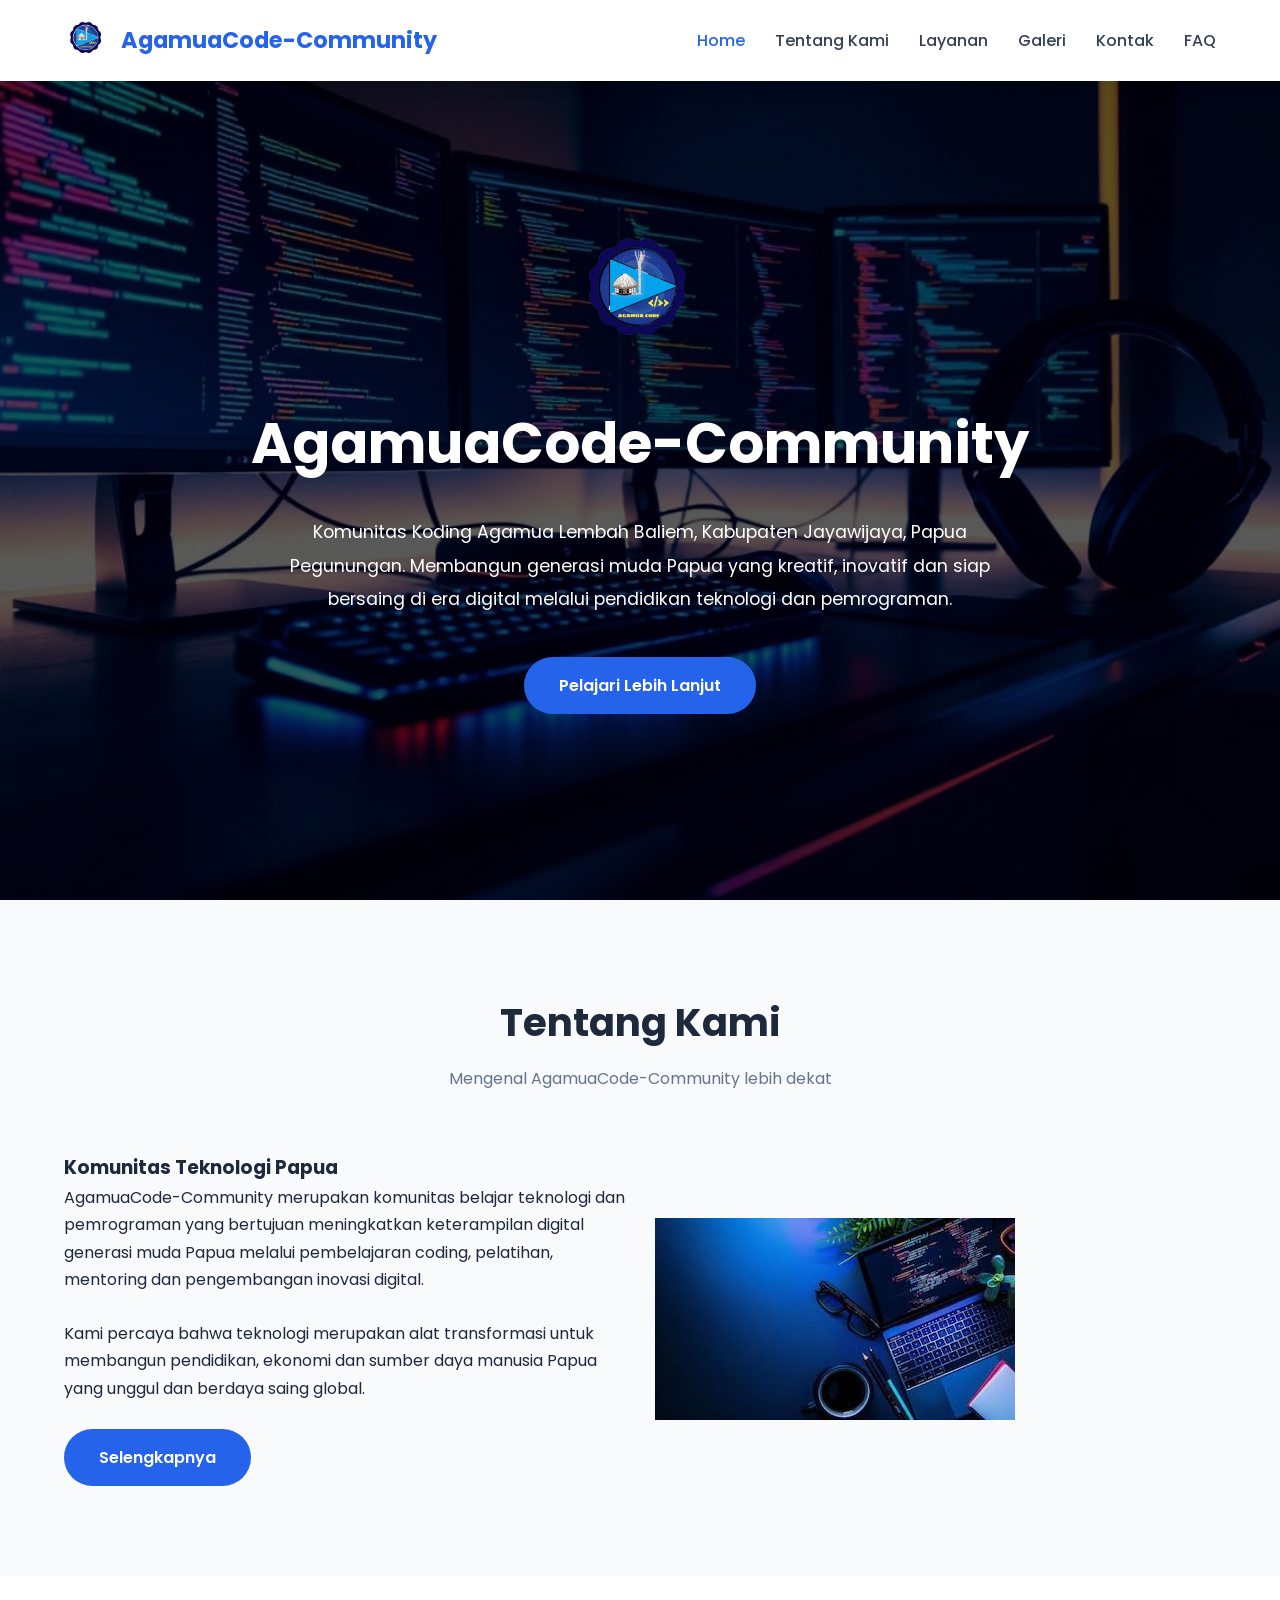
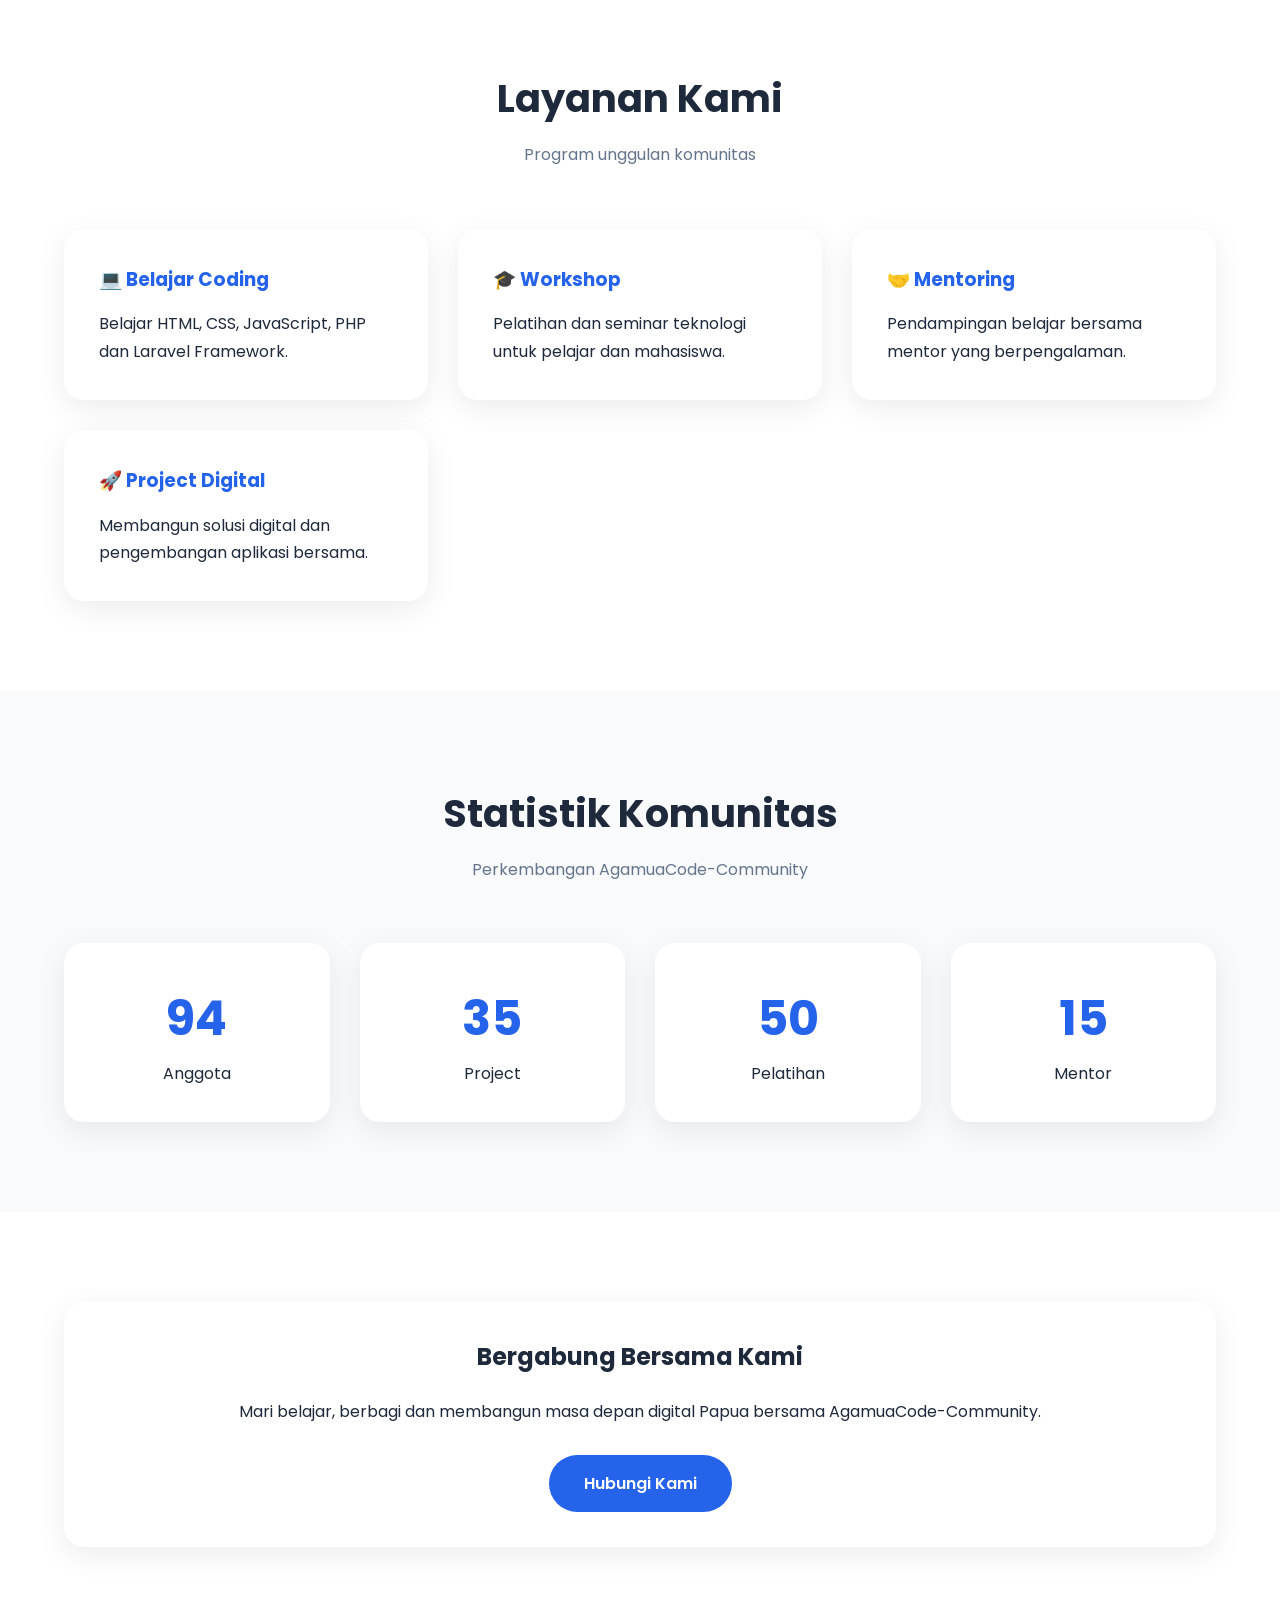
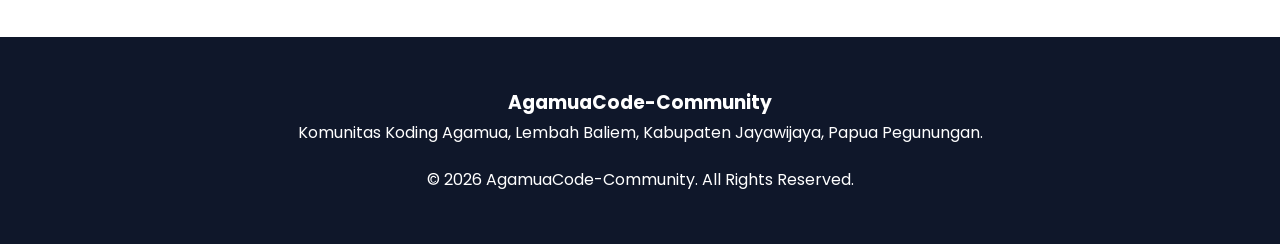
<file: index.html>
<!DOCTYPE html>
<html lang="id">

<head>
    <meta charset="UTF-8">
    <meta name="viewport" content="width=device-width, initial-scale=1.0">
    <title>AgamuaCode-Community | Home</title>

    <link rel="preconnect" href="https://fonts.googleapis.com">
    <link href="https://fonts.googleapis.com/css2?family=Poppins:wght@300;400;500;600;700&display=swap"
        rel="stylesheet">

    <link rel="stylesheet" href="assets/css/style.css">
    </head>

<body>

    <!-- HEADER -->
    <header>
        <div class="container">

            <nav>

                <a href="index.html" class="logo">

                    <img src="assets/images/logo.png" alt="Logo AgamuaCode" class="nav-logo">

                    <span class="logo-text">
                        Agamua<span class="blue">Code</span>-Community
                    </span>

                </a>

                <ul class="nav-links" id="menu">
                    <li><a href="index.html" class="active">Home</a></li>
                    <li><a href="about.html">Tentang Kami</a></li>
                    <li><a href="services.html">Layanan</a></li>
                    <li><a href="gallery.html">Galeri</a></li>
                    <li><a href="contact.html">Kontak</a></li>
                    <li><a href="faq.html">FAQ</a></li>
                </ul>

<div class="menu-btn" id="menuBtn">
    ☰
</div>

            </nav>

        </div>
    </header>

    <!-- HERO -->
    <section class="hero">

        <div class="container">

            <div class="hero-content">
<img src="assets/images/logo.png" alt="Logo AgamuaCode-Community" class="hero-logo">

<h1>
    AgamuaCode-Community
</h1>

                <p>
                    Komunitas Koding Agamua Lembah Baliem,
                    Kabupaten Jayawijaya, Papua Pegunungan.
                    Membangun generasi muda Papua yang kreatif,
                    inovatif dan siap bersaing di era digital
                    melalui pendidikan teknologi dan pemrograman.
                </p>

                <a href="about.html" class="btn">
                    Pelajari Lebih Lanjut
                </a>

            </div>

        </div>

    </section>

    <!-- TENTANG -->
    <section id="about">

        <div class="container">

            <div class="section-title">
                <h2>Tentang Kami</h2>
                <p>Mengenal AgamuaCode-Community lebih dekat</p>
            </div>

            <div class="about-grid">

                <div>

                    <h3>Komunitas Teknologi Papua</h3>

                    <p>
                        AgamuaCode-Community merupakan komunitas belajar
                        teknologi dan pemrograman yang bertujuan
                        meningkatkan keterampilan digital generasi muda
                        Papua melalui pembelajaran coding, pelatihan,
                        mentoring dan pengembangan inovasi digital.
                    </p>

                    <br>

                    <p>
                        Kami percaya bahwa teknologi merupakan alat
                        transformasi untuk membangun pendidikan,
                        ekonomi dan sumber daya manusia Papua
                        yang unggul dan berdaya saing global.
                    </p>
<br>

<a href="about.html" class="btn">
    Selengkapnya
</a>

                </div>

                <img src="assets/images/about.jfif" alt="AgamuaCode-Community">
                </div>

        </div>

    </section>

    <!-- LAYANAN -->
    <section class="bg-white">

        <div class="container">

            <div class="section-title">
                <h2>Layanan Kami</h2>
                <p>Program unggulan komunitas</p>
            </div>

            <div class="card-grid">

                <div class="card">
                    <h3>💻 Belajar Coding</h3>
                    <p>
                        Belajar HTML, CSS, JavaScript,
                        PHP dan Laravel Framework.
                    </p>
                </div>

                <div class="card">
                    <h3>🎓 Workshop</h3>
                    <p>
                        Pelatihan dan seminar teknologi
                        untuk pelajar dan mahasiswa.
                    </p>
                </div>

                <div class="card">
                    <h3>🤝 Mentoring</h3>
                    <p>
                        Pendampingan belajar bersama mentor
                        yang berpengalaman.
                    </p>
                </div>

                <div class="card">
                    <h3>🚀 Project Digital</h3>
                    <p>
                        Membangun solusi digital dan
                        pengembangan aplikasi bersama.
                    </p>
                </div>

            </div>

        </div>

    </section>

    <!-- STATISTIK -->
    <section>

        <div class="container">

            <div class="section-title">
                <h2>Statistik Komunitas</h2>
                <p>Perkembangan AgamuaCode-Community</p>
            </div>

            <div class="stats">
            
                <div class="stat">
                    <h2 id="member">0</h2>
                    <p>Anggota</p>
                </div>
<div class="stat">
    <h2 id="project">0</h2>
    <p>Project</p>
</div>

                <div class="stat">
                    <h2 id="training">0</h2>
                    <p>Pelatihan</p>
                </div>
<div class="stat">
    <h2 id="mentor">0</h2>
    <p>Mentor</p>
                </div>

            </div>

        </div>

    </section>

    <!-- CTA -->
    <section class="bg-white">

        <div class="container">
<div class="card" style="text-align:center;">

    <h2 style="margin-bottom:20px;">
        Bergabung Bersama Kami
    </h2>

    <p style="margin-bottom:30px;">
        Mari belajar, berbagi dan membangun
        masa depan digital Papua bersama
        AgamuaCode-Community.
    </p>

    <a href="contact.html" class="btn">
        Hubungi Kami
    </a>

            </div>

        </div>

    </section>

    <!-- FOOTER -->
    <footer>
<div class="container">

    <h3>AgamuaCode-Community</h3>

            <p>
                Komunitas Koding Agamua,
                Lembah Baliem, Kabupaten Jayawijaya,
                Papua Pegunungan.
                </p>
                
                <p class="copyright">
                © <span id="year"></span>
                AgamuaCode-Community.
                All Rights Reserved.
                </p>

        </div>

    </footer>

    <script src="assets/js/script.js"></script>

</body>

</html>
</file>
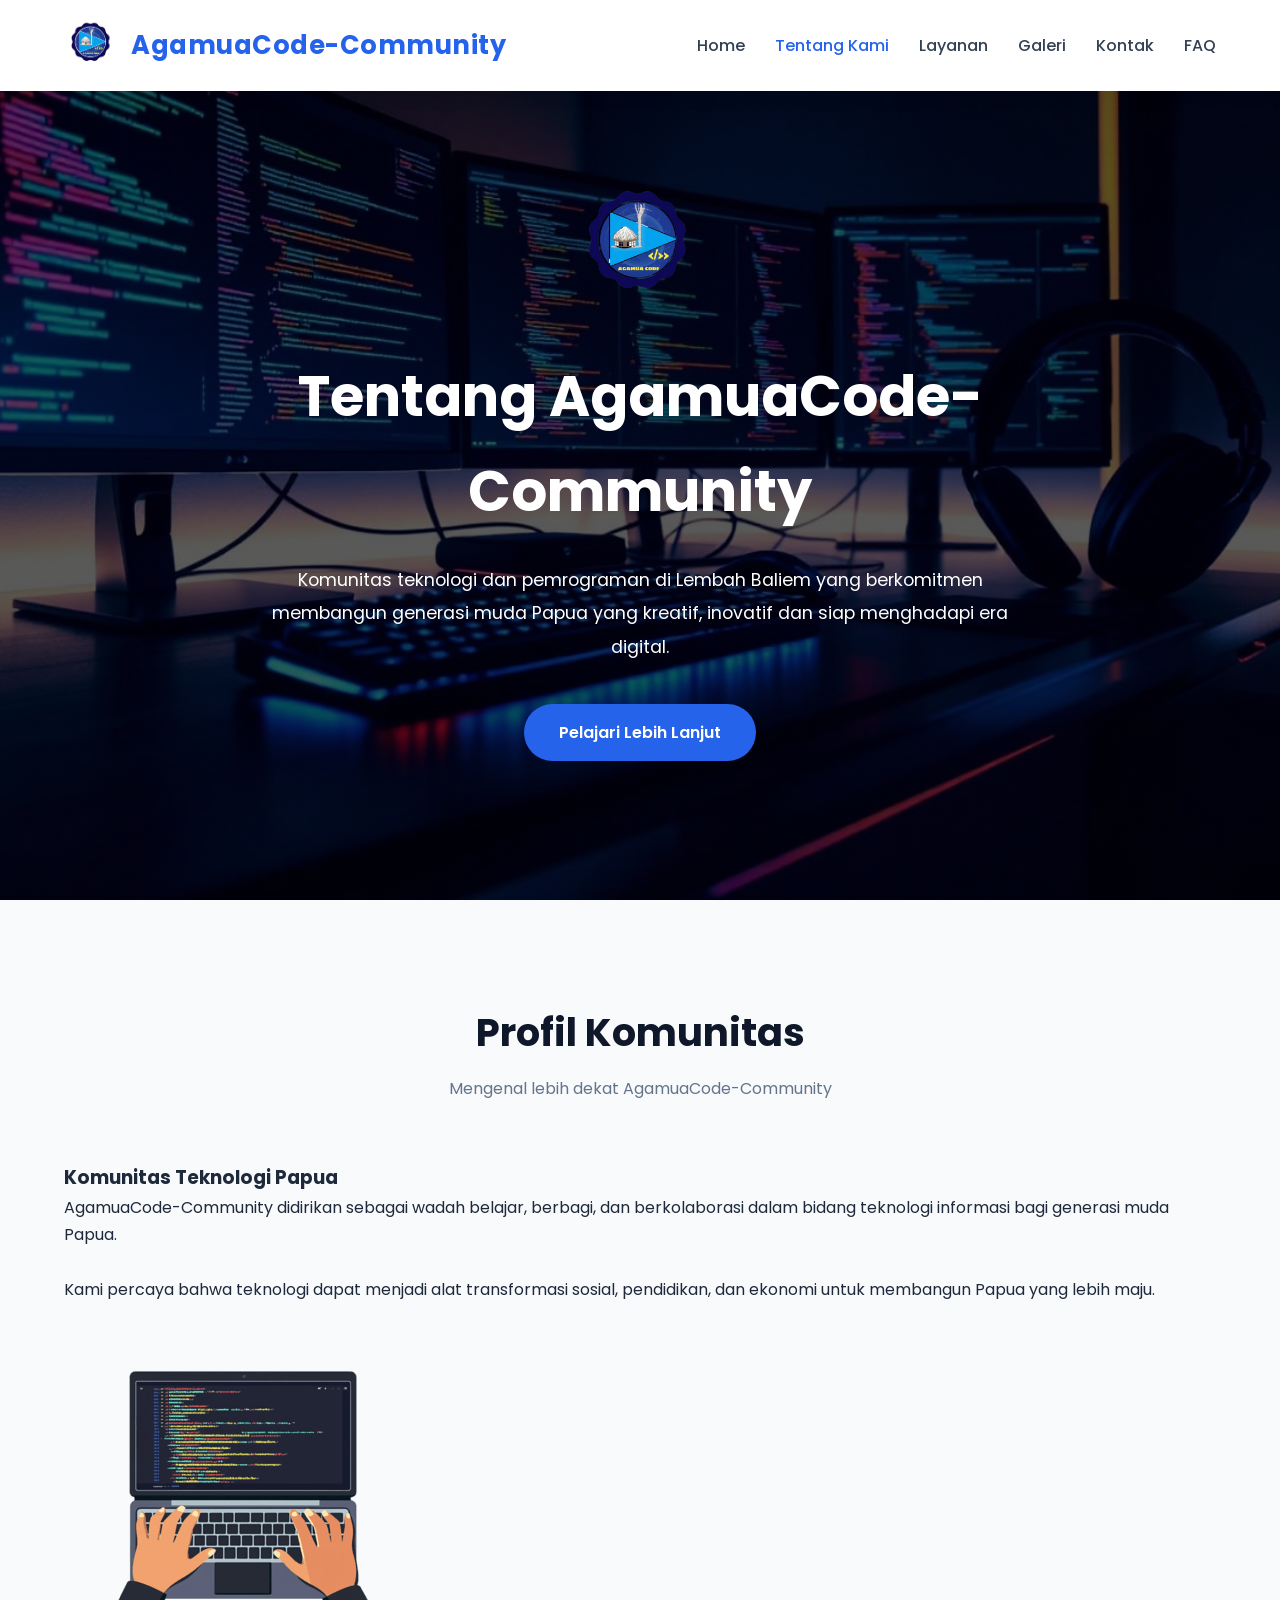
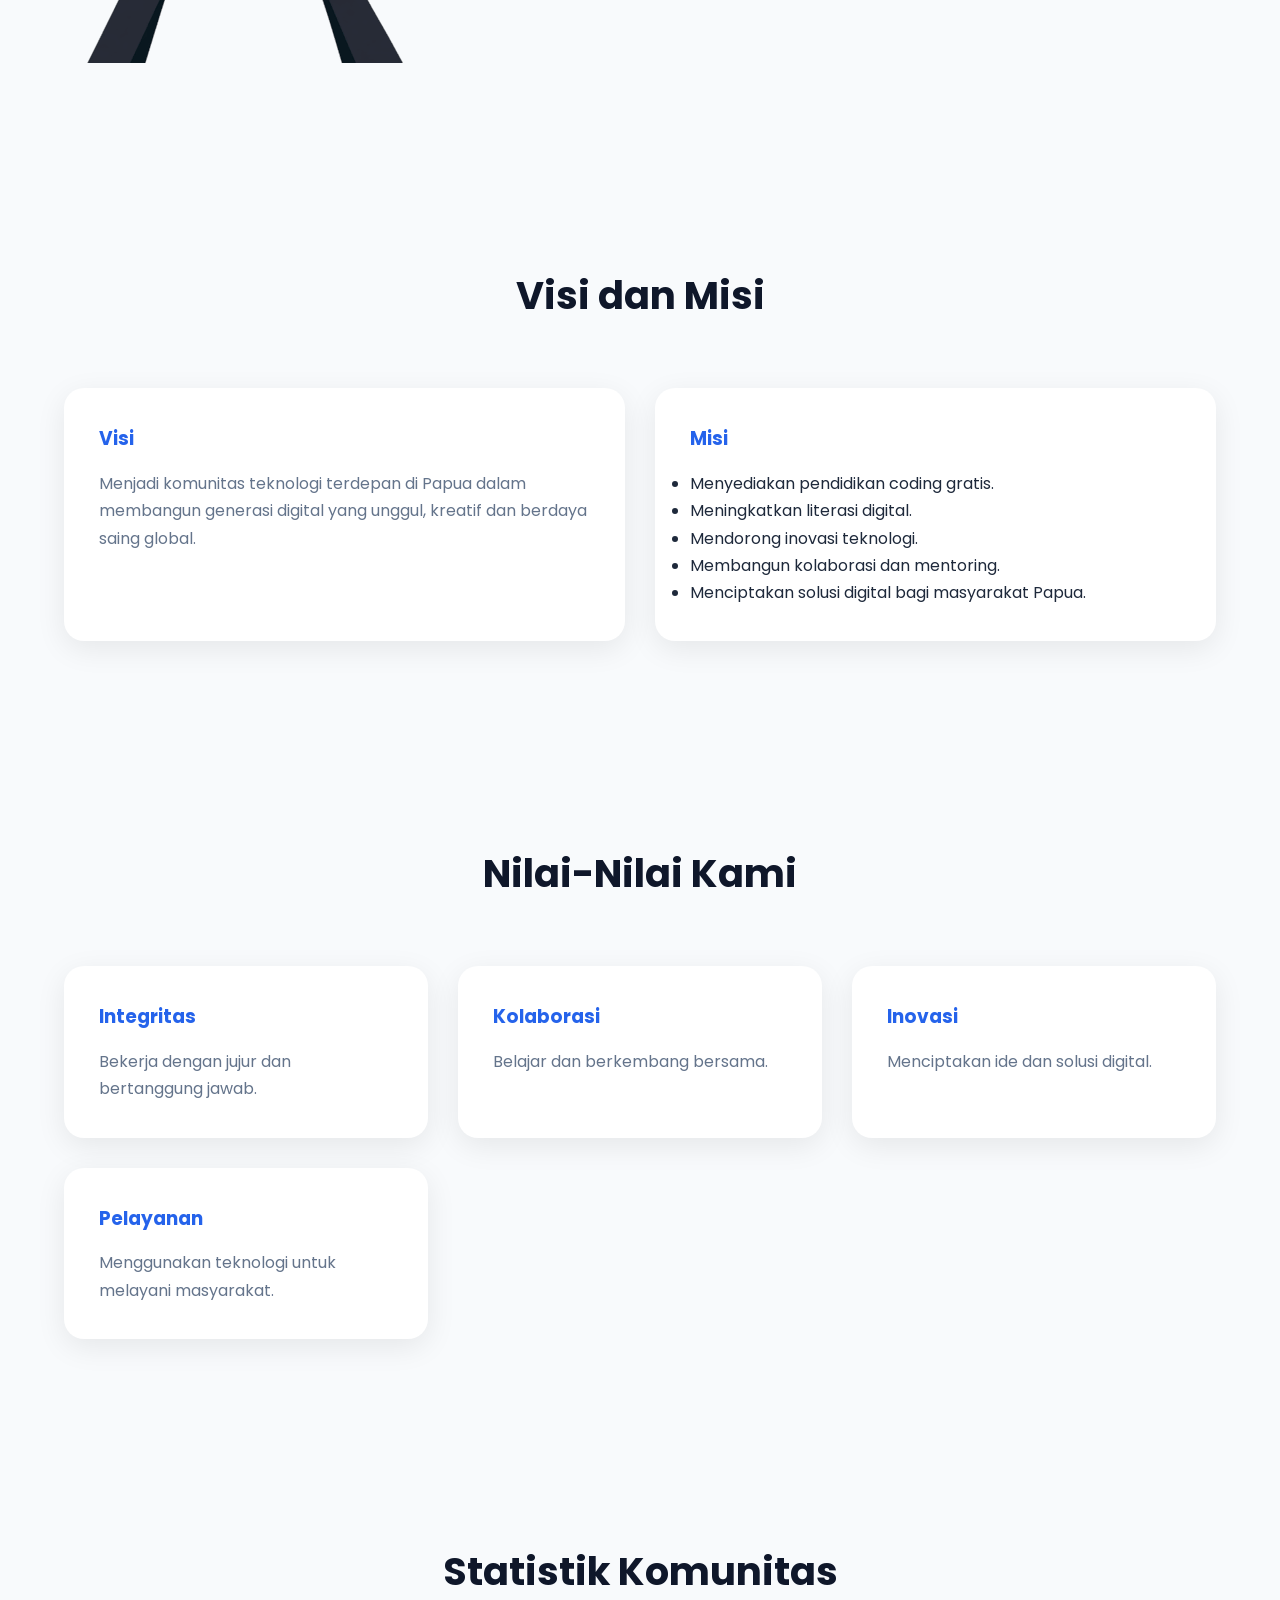
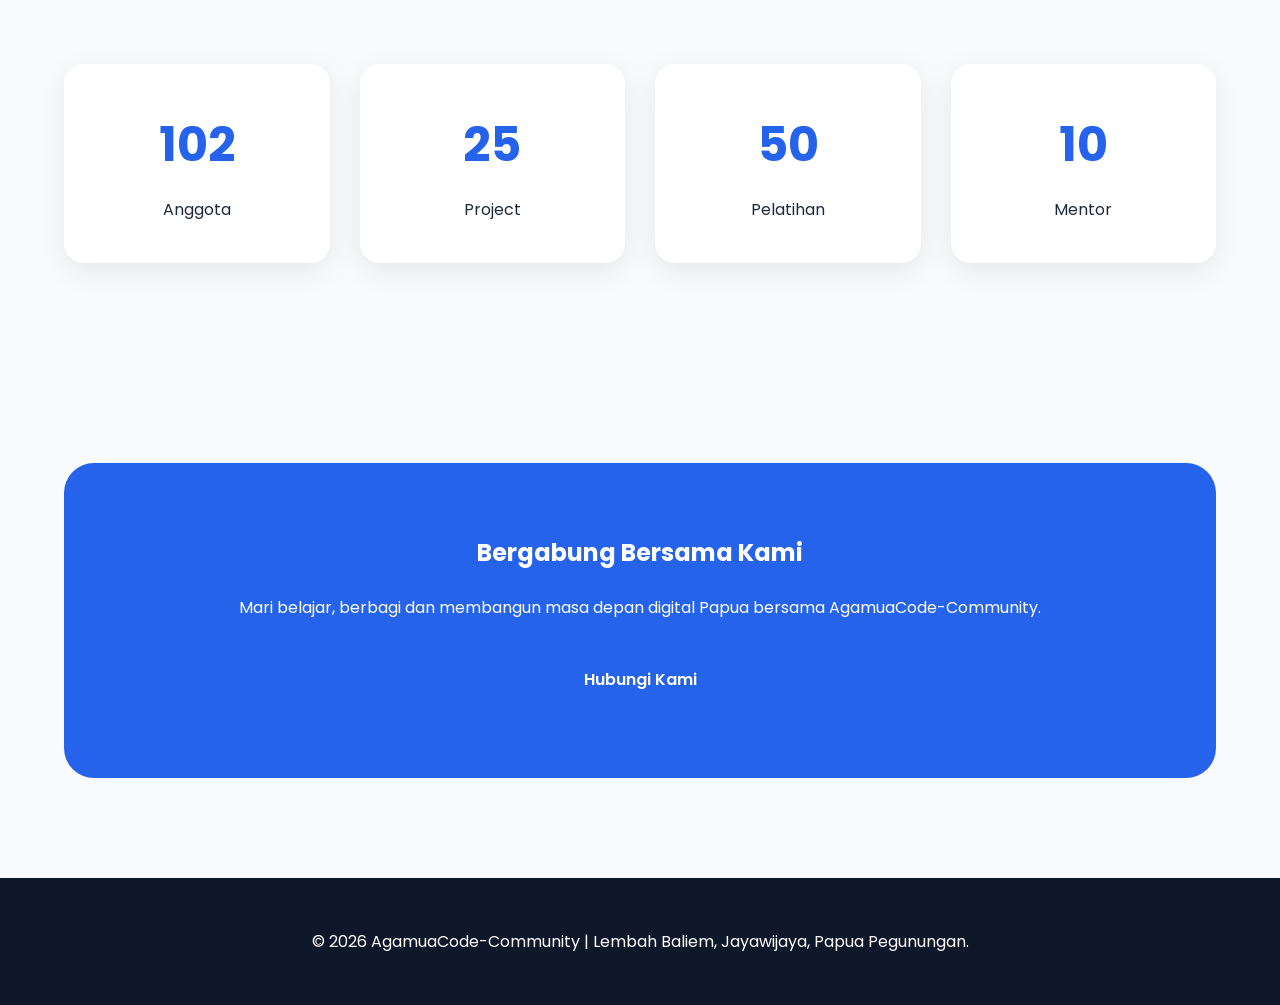
<file: about.html>
<!DOCTYPE html>
<html lang="id">

<head>
    <meta charset="UTF-8">
    <meta name="viewport" content="width=device-width, initial-scale=1.0">
    <title>Tentang Kami | AgamuaCode-Community</title>

    <link href="https://fonts.googleapis.com/css2?family=Poppins:wght@300;400;500;600;700&display=swap"
        rel="stylesheet">

    <link rel="stylesheet" href="assets/css/about.css">
</head>

<body>

    <!-- HEADER -->
    <header>
        <div class="container">

            <nav>
                <a href="about.html" class="logo">
                
                    <img src="assets/images/logo.png" alt="Logo AgamuaCode" class="nav-logo">
                
                    <span class="logo-text">
                        Agamua<span class="blue">Code</span>-Community
                    </span>
                
                </a>

                <ul class="nav-links" id="menu">
                    <li><a href="index.html">Home</a></li>
                    <li><a href="about.html" class="active">Tentang Kami</a></li>
                    <li><a href="services.html">Layanan</a></li>
                    <li><a href="gallery.html">Galeri</a></li>
                    <li><a href="contact.html">Kontak</a></li>
                    <li><a href="faq.html">FAQ</a></li>
                </ul>

                <div class="menu-btn" id="menuBtn">
                    &#9776;
                </div>
            </nav>

        </div>
    </header>
<!-- HERO -->
<section class="hero">
    <div class="container">

        <div class="hero-content">

            <img src="assets/images/logo.png" alt="Logo AgamuaCode" class="hero-logo">

            <h1>Tentang AgamuaCode-Community</h1>

            <p>
                Komunitas teknologi dan pemrograman di Lembah Baliem
                yang berkomitmen membangun generasi muda Papua yang
                kreatif, inovatif dan siap menghadapi era digital.
            </p>

            <a href="#profil" class="btn">
                Pelajari Lebih Lanjut
            </a>

        </div>

    </div>
</section>

    <!-- PROFIL -->
    <section id="profil">
        <div class="container">

            <div class="section-title">
                <h2>Profil Komunitas</h2>
                <p>Mengenal lebih dekat AgamuaCode-Community</p>
            </div>

            <div class="grid">

                <div>
                    <h3>Komunitas Teknologi Papua</h3>

                    <p>
                        AgamuaCode-Community didirikan sebagai wadah belajar,
                        berbagi, dan berkolaborasi dalam bidang teknologi
                        informasi bagi generasi muda Papua.
                    </p>

                    <br>

                    <p>
                        Kami percaya bahwa teknologi dapat menjadi alat
                        transformasi sosial, pendidikan, dan ekonomi untuk
                        membangun Papua yang lebih maju.
                    </p>
                </div>

                <img src="assets/images/services.png" alt="AgamuaCode Community">

            </div>

        </div>
    </section>

    <!-- VISI MISI -->
    <section class="bg-light">

        <div class="container">

            <div class="section-title">
                <h2>Visi dan Misi</h2>
            </div>

            <div class="card-grid">

                <div class="card">
                    <h3>Visi</h3>

                    <p>
                        Menjadi komunitas teknologi terdepan di Papua
                        dalam membangun generasi digital yang unggul,
                        kreatif dan berdaya saing global.
                    </p>
                </div>

                <div class="card">
                    <h3>Misi</h3>

                    <ul>
                        <li>Menyediakan pendidikan coding gratis.</li>
                        <li>Meningkatkan literasi digital.</li>
                        <li>Mendorong inovasi teknologi.</li>
                        <li>Membangun kolaborasi dan mentoring.</li>
                        <li>Menciptakan solusi digital bagi masyarakat Papua.</li>
                    </ul>
                </div>

            </div>

        </div>

    </section>

    <!-- NILAI -->
    <section>

        <div class="container">

            <div class="section-title">
                <h2>Nilai-Nilai Kami</h2>
            </div>

            <div class="card-grid">

                <div class="card">
                    <h3>Integritas</h3>
                    <p>Bekerja dengan jujur dan bertanggung jawab.</p>
                </div>

                <div class="card">
                    <h3>Kolaborasi</h3>
                    <p>Belajar dan berkembang bersama.</p>
                </div>

                <div class="card">
                    <h3>Inovasi</h3>
                    <p>Menciptakan ide dan solusi digital.</p>
                </div>

                <div class="card">
                    <h3>Pelayanan</h3>
                    <p>Menggunakan teknologi untuk melayani masyarakat.</p>
                </div>

            </div>

        </div>

    </section>

    <!-- STATISTIK -->
    <section class="bg-light">

        <div class="container">

            <div class="section-title">
                <h2>Statistik Komunitas</h2>
            </div>

            <div class="stats">

                <div class="stat">
                    <h2 id="member">0</h2>
                    <p>Anggota</p>
                </div>

                <div class="stat">
                    <h2 id="project">0</h2>
                    <p>Project</p>
                </div>

                <div class="stat">
                    <h2 id="training">0</h2>
                    <p>Pelatihan</p>
                </div>

                <div class="stat">
                    <h2 id="mentor">0</h2>
                    <p>Mentor</p>
                </div>

            </div>

        </div>

    </section>

    <!-- CTA -->
    <section>

        <div class="container">

            <div class="cta">

                <h2>Bergabung Bersama Kami</h2>

                <p>
                    Mari belajar, berbagi dan membangun masa depan
                    digital Papua bersama AgamuaCode-Community.
                </p>

                <a href="contact.html" class="btn">
                    Hubungi Kami
                </a>

            </div>

        </div>

    </section>

    <!-- FOOTER -->
    <footer>

        <p>
            © <span id="year"></span>
            AgamuaCode-Community |
            Lembah Baliem, Jayawijaya, Papua Pegunungan.
        </p>

    </footer>

    <script src="assets/js/about.js"></script>

</body>

</html>
</file>
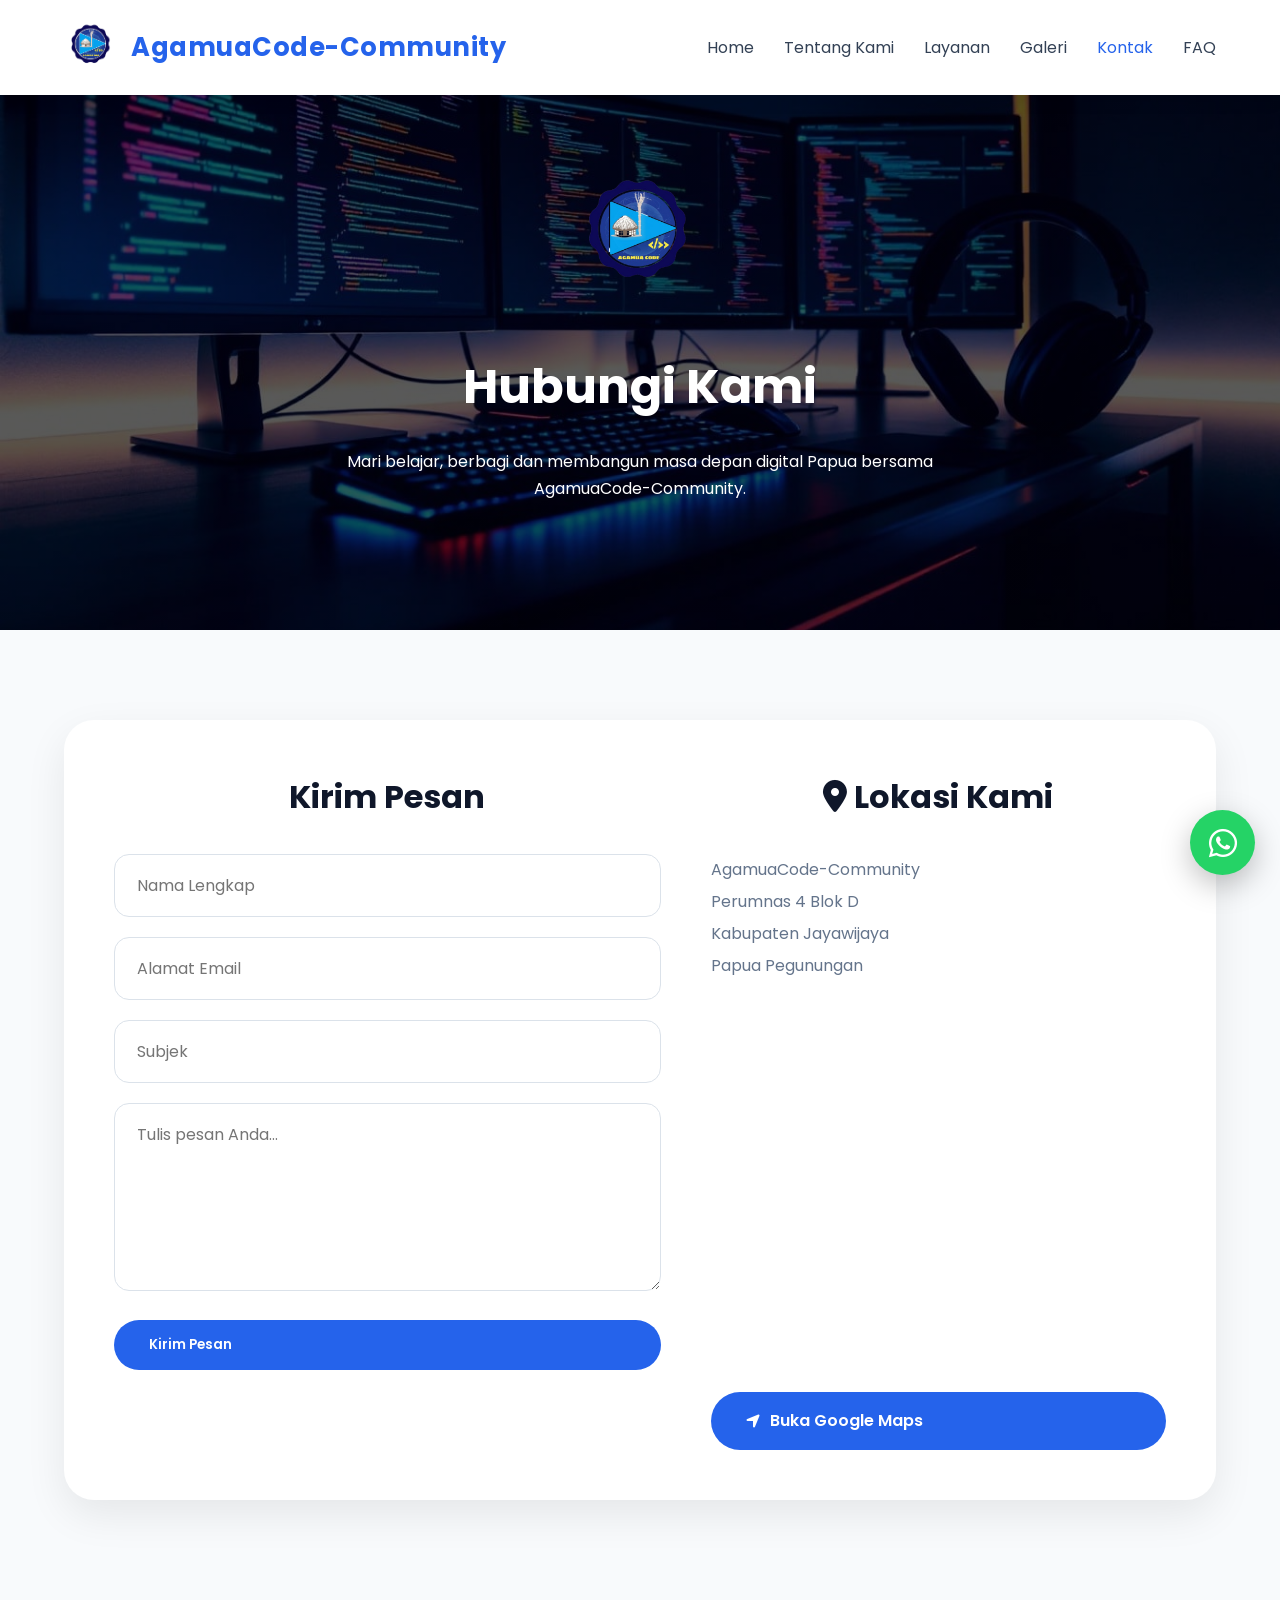
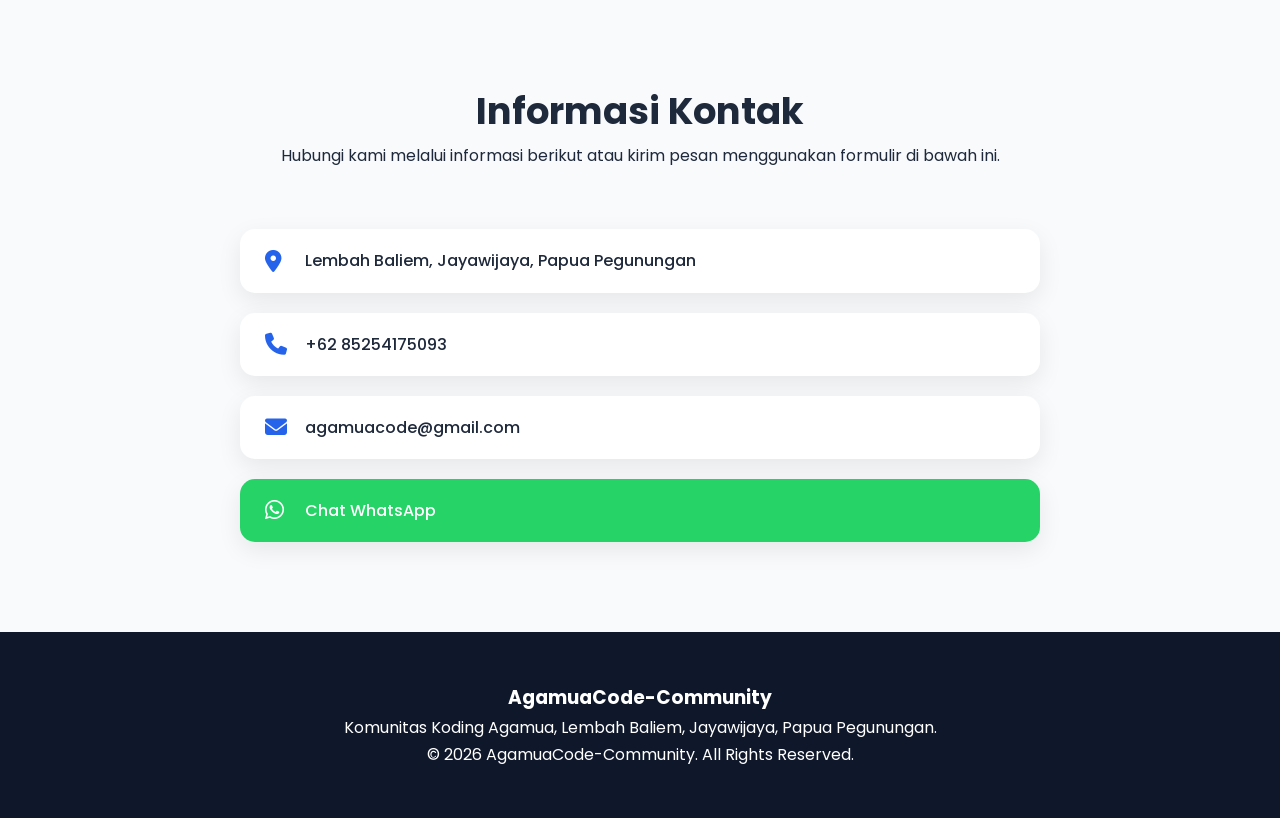
<file: contact.html>
<!DOCTYPE html>
<html lang="id">

<head>
    <meta charset="UTF-8">
    <meta name="viewport" content="width=device-width, initial-scale=1.0">
    <title>Kontak | AgamuaCode-Community</title>

    <link rel="stylesheet" href="https://cdnjs.cloudflare.com/ajax/libs/font-awesome/6.7.2/css/all.min.css">

    <link rel="stylesheet"
        href="https://fonts.googleapis.com/css2?family=Poppins:wght@300;400;500;600;700&display=swap">

    <link rel="stylesheet" href="assets/css/contact.css">
</head>

<body>

    <!-- HEADER -->
    <header>
        <div class="container">

            <nav>

                <a href="contact.html" class="logo">
                
                    <img src="assets/images/logo.png" alt="Logo AgamuaCode" class="nav-logo">
                
                    <span class="logo-text">
                        Agamua<span class="blue">Code</span>-Community
                    </span>
                
                </a>

                <ul class="nav-links" id="menu">
                    <li><a href="index.html">Home</a></li>
                    <li><a href="about.html">Tentang Kami</a></li>
                    <li><a href="services.html">Layanan</a></li>
                    <li><a href="gallery.html">Galeri</a></li>
                    <li><a href="contact.html" class="active">Kontak</a></li>
                    <li><a href="faq.html">FAQ</a></li>
                </ul>

                <div class="menu-btn" id="menuBtn">
                    ☰
                </div>

            </nav>

        </div>
    </header>

    <!-- HERO -->
    <section class="hero">

        <div class="container">

            <div class="hero-content">

                <img src="assets/images/logo.png" class="hero-logo" alt="Logo">

                <h1>Hubungi Kami</h1>

                <p>
                    Mari belajar, berbagi dan membangun masa depan
                    digital Papua bersama AgamuaCode-Community.
                </p>

            </div>

        </div>

    </section>
<!-- FORM -->
<section class="form-section">

    <div class="container">

        <div class="form-card">

            <div class="contact-wrapper">

                <!-- KIRI : FORM -->
                <div class="contact-form-box">

                    <h2>Kirim Pesan</h2>

                    <form id="contactForm">

                        <div class="form-group">
                            <input type="text" placeholder="Nama Lengkap" required>
                        </div>

                        <div class="form-group">
                            <input type="email" placeholder="Alamat Email" required>
                        </div>

                        <div class="form-group">
                            <input type="text" placeholder="Subjek" required>
                        </div>

                        <div class="form-group">
                            <textarea rows="6" placeholder="Tulis pesan Anda..." required></textarea>
                        </div>

                        <button type="submit" class="btn">
                            Kirim Pesan
                        </button>

                    </form>

                </div>

                <!-- KANAN : LOKASI -->
                <div class="location-box">

                    <h2>
                        <i class="fas fa-map-marker-alt"></i>
                        Lokasi Kami
                    </h2>

                    <p class="location-text">
                        AgamuaCode-Community<br>
                        Perumnas 4 Blok D<br>
                        Kabupaten Jayawijaya<br>
                        Papua Pegunungan
                    </p>

                    <div class="map-wrapper">
                        <iframe
                            src="https://www.google.com/maps/embed?pb=!1m18!1m12!1m3!1d4432.03965636906!2d140.64767561098887!3d-2.5965899973705144!2m3!1f0!2f0!3f0!3m2!1i1024!2i768!4f13.1!3m3!1m2!1s0x686cf5c93273eb87%3A0x460a16a6bd29d9a5!2sGereja%20Baptis%20Ki%20Wone!5e1!3m2!1sid!2sid!4v1782289600079!5m2!1sid!2sid"
                            width="600" height="450" style="border:0;" allowfullscreen="" loading="lazy"
                            referrerpolicy="strict-origin-when-cross-origin"></iframe>
                    </div>

                    <a href="https://maps.app.goo.gl/E3b6R6z91UVDbhdS7" target="_blank"
                        class="btn location-btn">

                        <i class="fas fa-location-arrow"></i>
                        Buka Google Maps

                    </a>

                </div>

            </div>

        </div>

    </div>

</section>



<!-- CONTACT -->
<section class="contact-section">

    <div class="container">

        <div class="section-title">
            <h2>Informasi Kontak</h2>
            <p>
                Hubungi kami melalui informasi berikut atau kirim pesan
                menggunakan formulir di bawah ini.
            </p>
        </div>

        <div class="contact-buttons">

            <a href="https://maps.google.com" target="_blank" class="contact-btn">
                <i class="fas fa-map-marker-alt"></i>
                Lembah Baliem, Jayawijaya, Papua Pegunungan
            </a>

            <a href="tel:+62821XXXXXXXX" class="contact-btn">
                <i class="fas fa-phone"></i>
                +62 85254175093
            </a>

            <a href="mailto:agamuacode@gmail.com" class="contact-btn">
                <i class="fas fa-envelope"></i>
                agamuacode@gmail.com
            </a>

            <a href="https://wa.me/6285254175093" target="_blank" class="contact-btn whatsapp-btn">
                <i class="fab fa-whatsapp"></i>
                Chat WhatsApp
            </a>

        </div>

    </div>

</section>



    <!-- FOOTER -->
    <footer>

        <div class="container">

            <h3>AgamuaCode-Community</h3>

            <p>
                Komunitas Koding Agamua,
                Lembah Baliem, Jayawijaya,
                Papua Pegunungan.
            </p>

            <p class="copyright">
                © <span id="year"></span>
                AgamuaCode-Community.
                All Rights Reserved.
            </p>

        </div>

    </footer>

    <script src="assets/js/contact.js"></script>


    <!-- FLOATING WHATSAPP -->
    <a href="https://wa.me/62 85254175093" target="_blank" class="floating-whatsapp">
    
        <i class="fab fa-whatsapp"></i>
    
    </a>
</body>

</html>
</file>
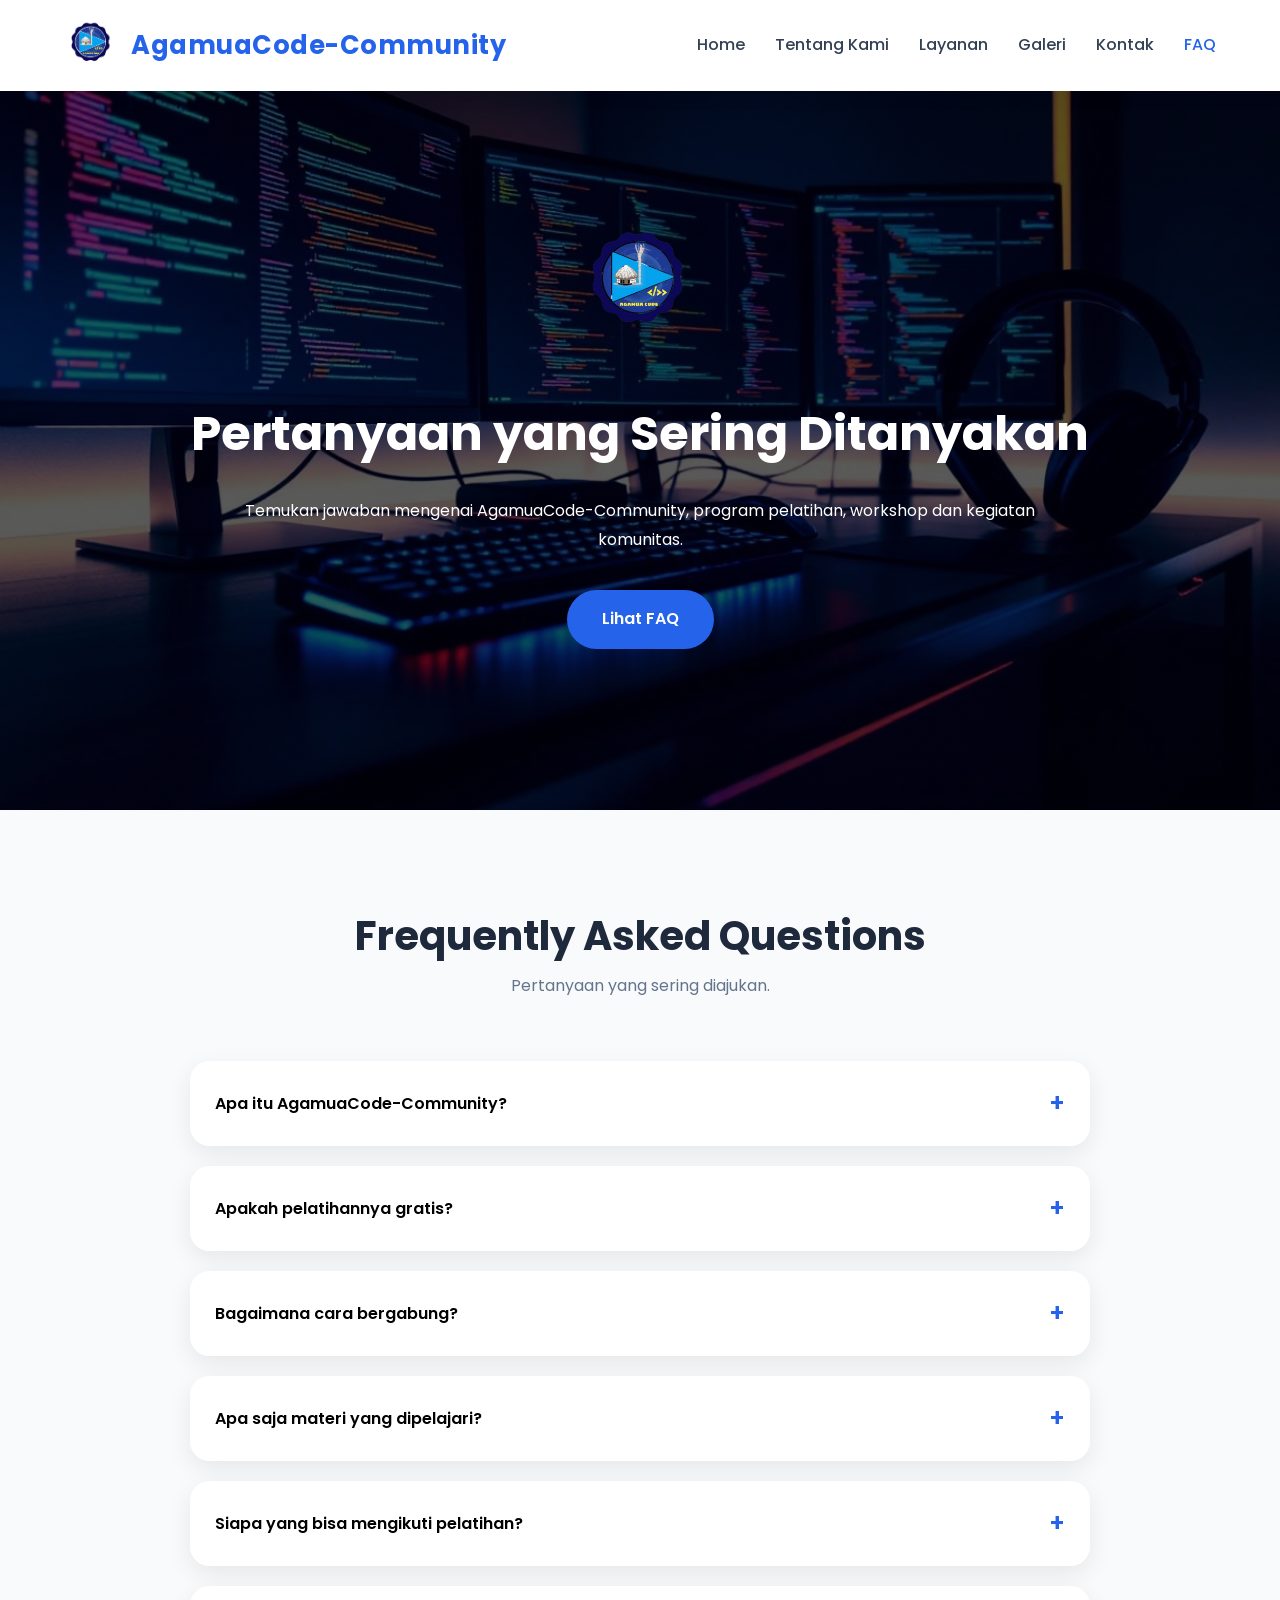
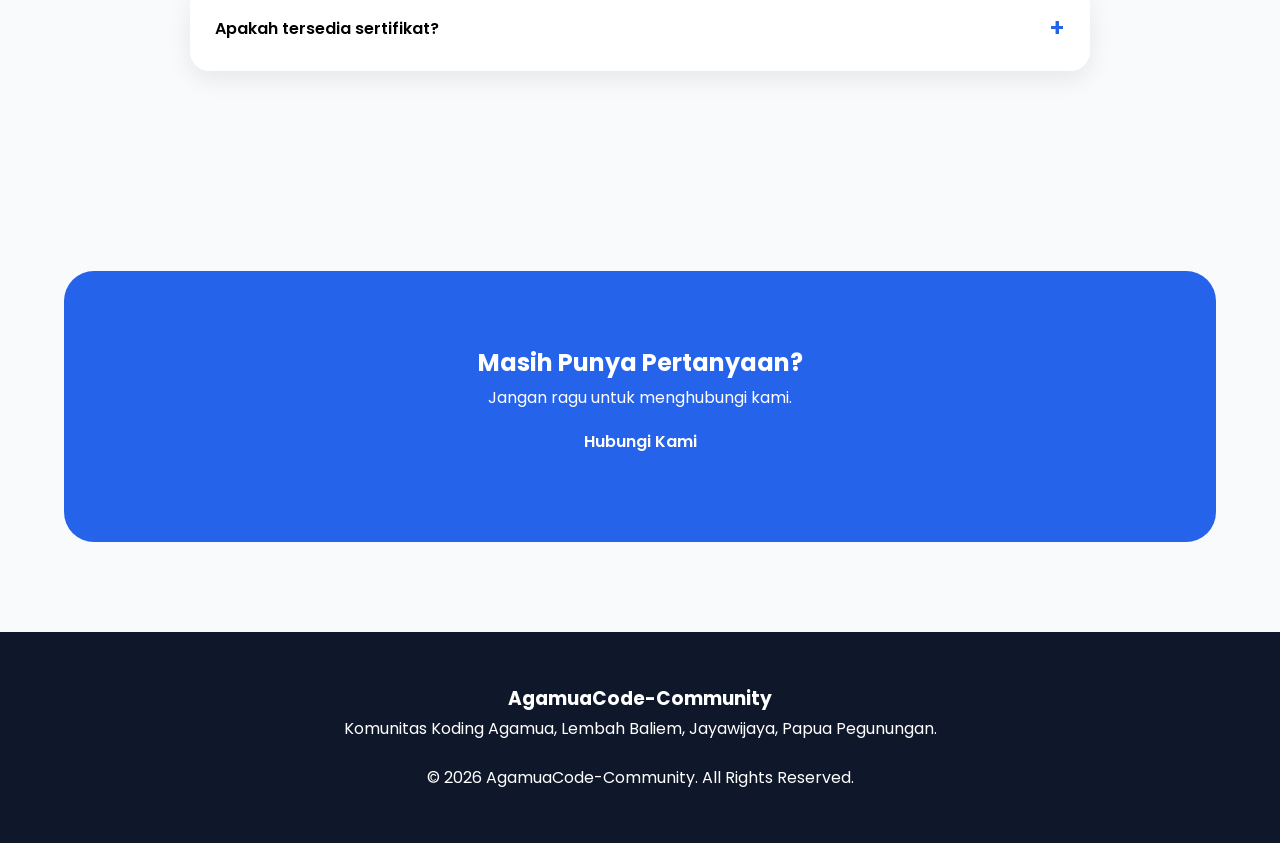
<file: faq.html>
<!DOCTYPE html>
<html lang="id">

<head>
    <meta charset="UTF-8">
    <meta name="viewport" content="width=device-width, initial-scale=1.0">
    <title>FAQ | AgamuaCode-Community</title>

    <link rel="preconnect" href="https://fonts.googleapis.com">
    <link href="https://fonts.googleapis.com/css2?family=Poppins:wght@300;400;500;600;700&display=swap"
        rel="stylesheet">

    <link rel="stylesheet" href="assets/css/faq.css">
</head>

<body>

    <!-- HEADER -->
    <header>
        <div class="container">

            <nav>

                <a href="faq.html" class="logo">
                
                    <img src="assets/images/logo.png" alt="Logo AgamuaCode" class="nav-logo">
                
                    <span class="logo-text">
                        Agamua<span class="blue">Code</span>-Community
                    </span>
                
                </a>

                <ul class="nav-links" id="menu">
                    <li><a href="index.html">Home</a></li>
                    <li><a href="about.html">Tentang Kami</a></li>
                    <li><a href="services.html">Layanan</a></li>
                    <li><a href="gallery.html">Galeri</a></li>
                    <li><a href="contact.html">Kontak</a></li>
                    <li><a href="faq.html" class="active">FAQ</a></li>
                </ul>

                <div class="menu-btn" id="menuBtn">
                    ☰
                </div>

            </nav>

        </div>
    </header>

    <!-- HERO -->
    <section class="hero">

        <div class="container">

            <div class="hero-content">

                <img src="assets/images/logo.png" class="hero-logo" alt="Logo AgamuaCode">

                <h1>Pertanyaan yang Sering Ditanyakan</h1>

                <p>
                    Temukan jawaban mengenai AgamuaCode-Community,
                    program pelatihan, workshop dan kegiatan komunitas.
                </p>

                <a href="#faq" class="btn">
                    Lihat FAQ
                </a>

            </div>

        </div>

    </section>

    <!-- FAQ -->
    <section id="faq">

        <div class="container">

            <div class="section-title">
                <h2>Frequently Asked Questions</h2>
                <p>Pertanyaan yang sering diajukan.</p>
            </div>

            <div class="faq-container">

                <div class="faq-item">
                    <button class="faq-question">
                        Apa itu AgamuaCode-Community?
                        <span>+</span>
                    </button>

                    <div class="faq-answer">
                        <p>
                            AgamuaCode-Community adalah komunitas
                            belajar teknologi dan pemrograman di
                            Lembah Baliem, Papua Pegunungan.
                        </p>
                    </div>
                </div>

                <div class="faq-item">
                    <button class="faq-question">
                        Apakah pelatihannya gratis?
                        <span>+</span>
                    </button>

                    <div class="faq-answer">
                        <p>
                            Sebagian besar pelatihan dan workshop
                            diselenggarakan secara gratis untuk
                            pelajar dan mahasiswa Papua.
                        </p>
                    </div>
                </div>

                <div class="faq-item">
                    <button class="faq-question">
                        Bagaimana cara bergabung?
                        <span>+</span>
                    </button>

                    <div class="faq-answer">
                        <p>
                            Anda dapat menghubungi kami melalui
                            halaman kontak atau WhatsApp resmi.
                        </p>
                    </div>
                </div>

                <div class="faq-item">
                    <button class="faq-question">
                        Apa saja materi yang dipelajari?
                        <span>+</span>
                    </button>

                    <div class="faq-answer">
                        <p>
                            HTML, CSS, JavaScript, PHP, Laravel,
                            Database, UI/UX dan pengembangan aplikasi.
                        </p>
                    </div>
                </div>

                <div class="faq-item">
                    <button class="faq-question">
                        Siapa yang bisa mengikuti pelatihan?
                        <span>+</span>
                    </button>

                    <div class="faq-answer">
                        <p>
                            Pelajar, mahasiswa, guru dan masyarakat
                            umum yang ingin belajar teknologi.
                        </p>
                    </div>
                </div>

                <div class="faq-item">
                    <button class="faq-question">
                        Apakah tersedia sertifikat?
                        <span>+</span>
                    </button>

                    <div class="faq-answer">
                        <p>
                            Ya, beberapa program pelatihan menyediakan
                            sertifikat bagi peserta yang menyelesaikan
                            kegiatan.
                        </p>
                    </div>
                </div>

            </div>

        </div>

    </section>

    <!-- CTA -->
    <section>

        <div class="container">

            <div class="cta">

                <h2>Masih Punya Pertanyaan?</h2>

                <p>
                    Jangan ragu untuk menghubungi kami.
                </p>

                <a href="contact.html" class="btn">
                    Hubungi Kami
                </a>

            </div>

        </div>

    </section>

    <!-- FOOTER -->
    <footer>

        <div class="container">

            <h3>AgamuaCode-Community</h3>

            <p>
                Komunitas Koding Agamua,
                Lembah Baliem, Jayawijaya,
                Papua Pegunungan.
            </p>

            <p class="copyright">
                © <span id="year"></span>
                AgamuaCode-Community.
                All Rights Reserved.
            </p>

        </div>

    </footer>

    <script src="assets/js/faq.js"></script>

</body>

</html>
</file>
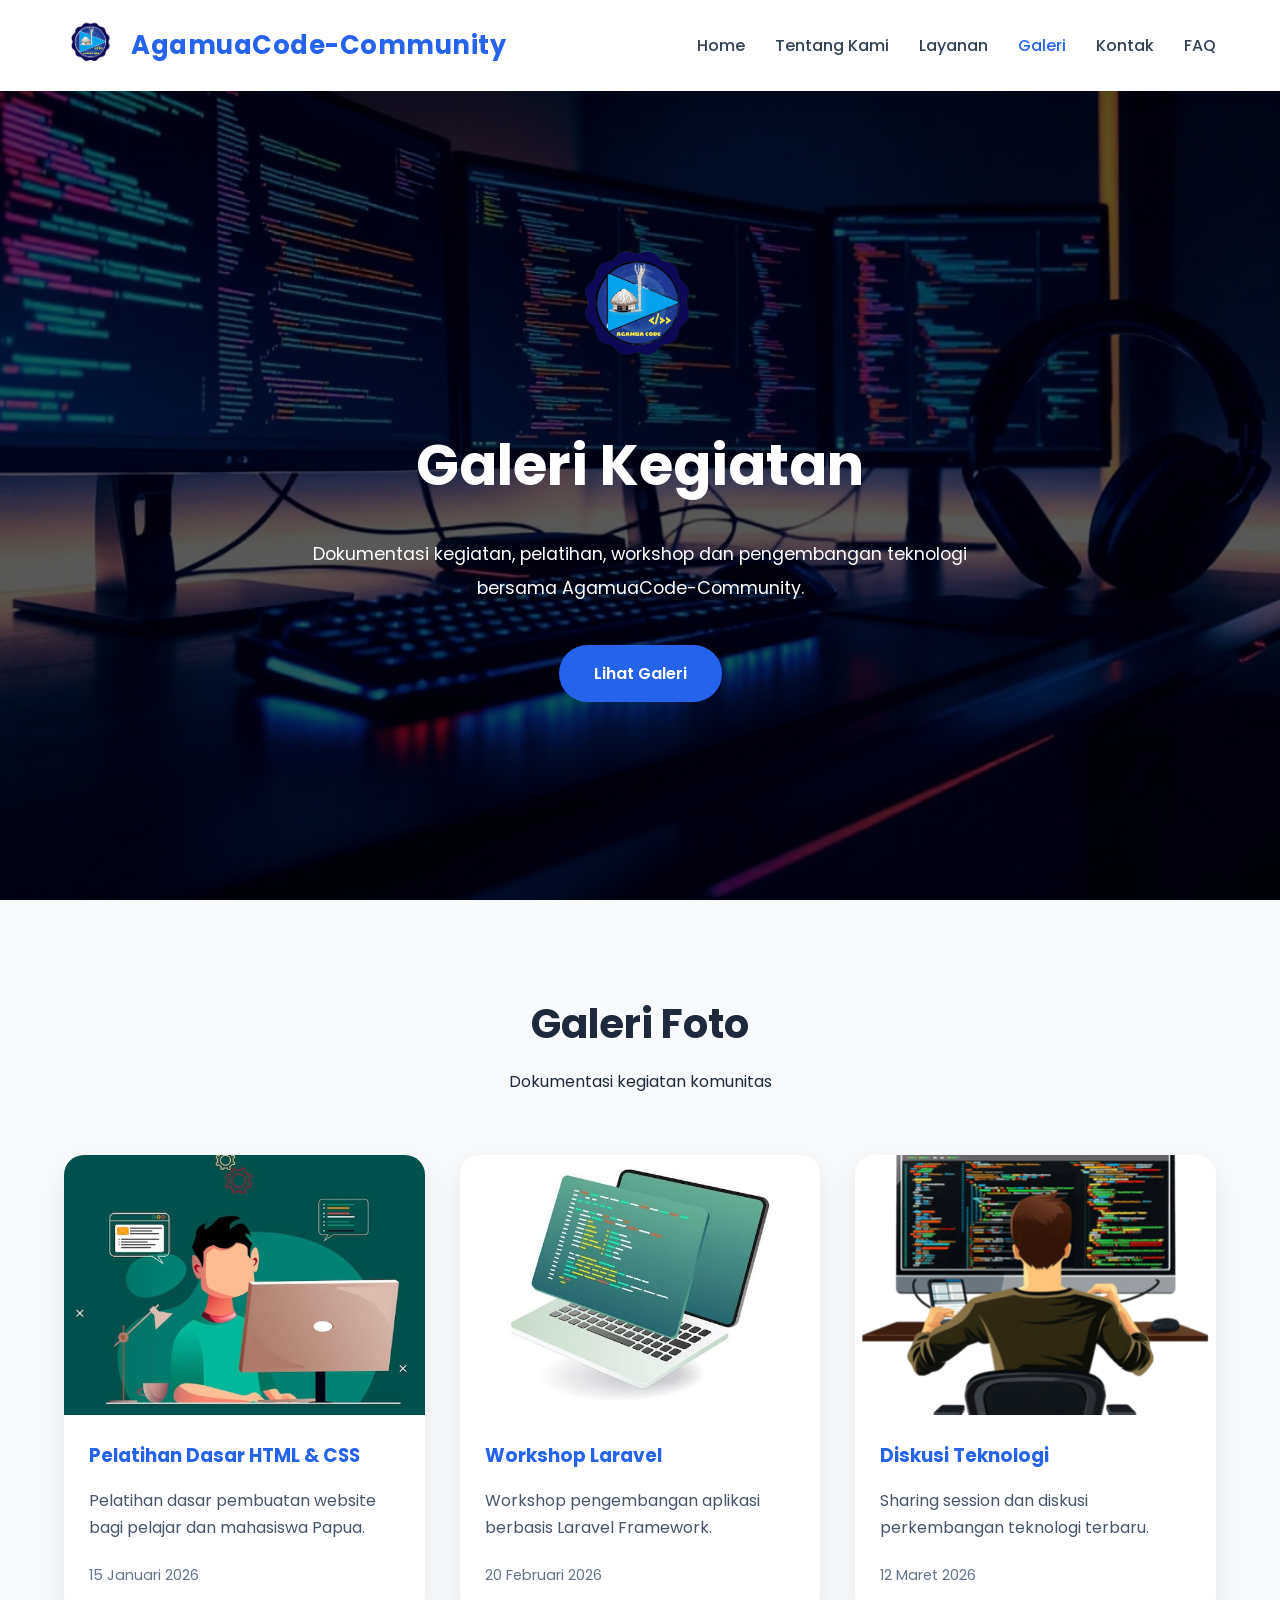
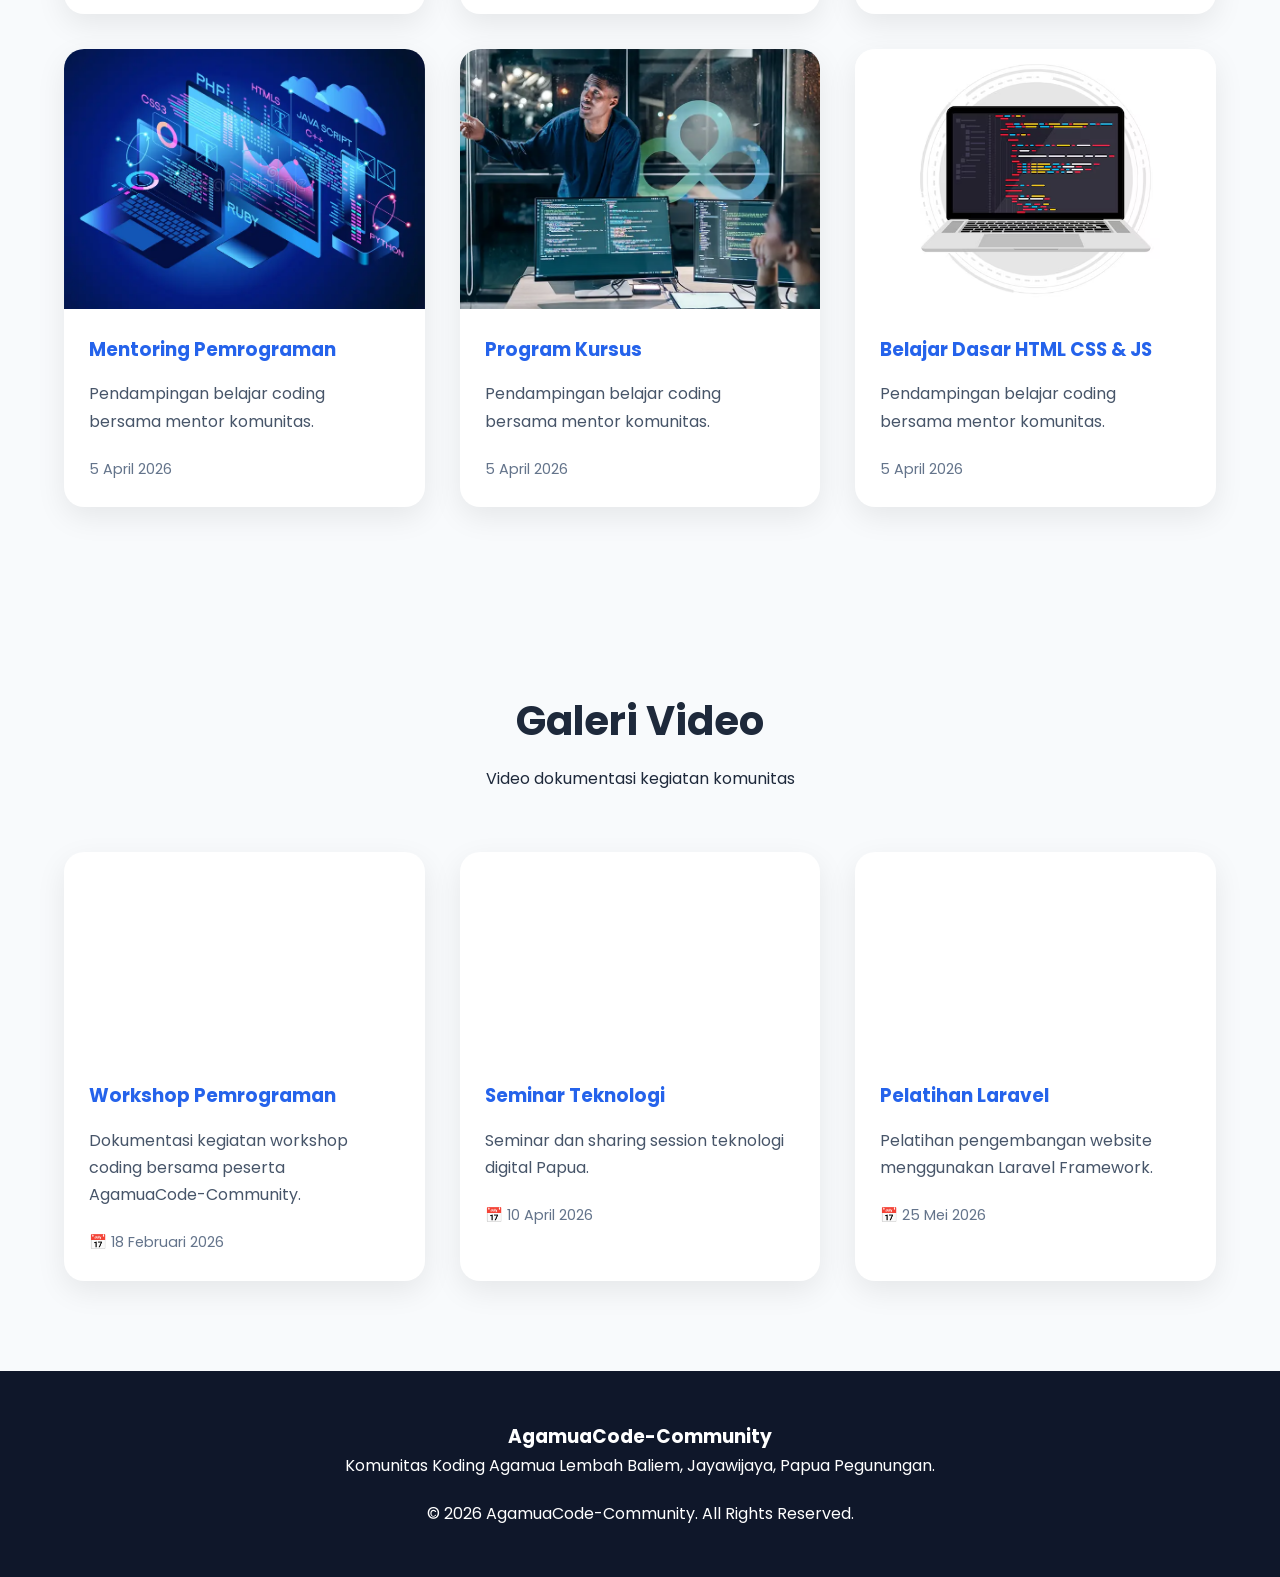
<file: gallery.html>
<!DOCTYPE html>
<html lang="id">

<head>
    <meta charset="UTF-8">
    <meta name="viewport" content="width=device-width, initial-scale=1.0">
    <title>Galeri | AgamuaCode-Community</title>

    <link rel="preconnect" href="https://fonts.googleapis.com">
    <link href="https://fonts.googleapis.com/css2?family=Poppins:wght@300;400;500;600;700&display=swap"
        rel="stylesheet">

    <link rel="stylesheet" href="assets/css/gallery.css">
</head>

<body>

    <header>
        <div class="container">
            <nav>

                <a href="gallery.html" class="logo">
                
                    <img src="assets/images/logo.png" alt="Logo AgamuaCode" class="nav-logo">
                
                    <span class="logo-text">
                        Agamua<span class="blue">Code</span>-Community
                    </span>
                
                </a>

                <ul class="nav-links" id="menu">
                    <li><a href="index.html">Home</a></li>
                    <li><a href="about.html">Tentang Kami</a></li>
                    <li><a href="services.html">Layanan</a></li>
                    <li><a href="gallery.html" class="active">Galeri</a></li>
                    <li><a href="contact.html">Kontak</a></li>
                    <li><a href="faq.html">FAQ</a></li>
                </ul>

                <div class="menu-btn" id="menuBtn">
                    ☰
                </div>

            </nav>
        </div>
    </header>

<!-- HERO -->
<section class="hero">

    <div class="container">

        <div class="hero-content">

            <img src="assets/images/logo.png" class="hero-logo" alt="Logo AgamuaCode">

            <h1>Galeri Kegiatan</h1>

            <p>
                Dokumentasi kegiatan, pelatihan,
                workshop dan pengembangan teknologi
                bersama AgamuaCode-Community.
            </p>

            <a href="#gallery" class="btn">
                Lihat Galeri
            </a>

        </div>

    </div>

</section>

    <!-- GALERI FOTO -->
    <section id="gallery">

        <div class="container">

            <div class="section-title">
                <h2>Galeri Foto</h2>
                <p>Dokumentasi kegiatan komunitas</p>
            </div>

            <div class="gallery-grid">

                <div class="gallery-card">
                    <img src="assets/images/gallery1.jpg">

                    <div class="gallery-content">
                        <h3>Pelatihan Dasar HTML & CSS</h3>

                        <p>
                            Pelatihan dasar pembuatan website
                            bagi pelajar dan mahasiswa Papua.
                        </p>

                        <span>15 Januari 2026</span>
                    </div>
                </div>

                <div class="gallery-card">
                    <img src="assets/images/gallery2.jpg">

                    <div class="gallery-content">
                        <h3>Workshop Laravel</h3>

                        <p>
                            Workshop pengembangan aplikasi
                            berbasis Laravel Framework.
                        </p>

                        <span>20 Februari 2026</span>
                    </div>
                </div>

                <div class="gallery-card">
                    <img src="assets/images/gallery3.jpg">

                    <div class="gallery-content">
                        <h3>Diskusi Teknologi</h3>

                        <p>
                            Sharing session dan diskusi
                            perkembangan teknologi terbaru.
                        </p>

                        <span>12 Maret 2026</span>
                    </div>
                </div>

                <div class="gallery-card">
                    <img src="assets/images/gallery4.jpg">

                    <div class="gallery-content">
                        <h3>Mentoring Pemrograman</h3>

                        <p>
                            Pendampingan belajar coding
                            bersama mentor komunitas.
                        </p>

                        <span>5 April 2026</span>
                    </div>
                </div>

                <div class="gallery-card">
                    <img src="assets/images/gallery5.jpg">

                    <div class="gallery-content">
                        <h3>Program Kursus</h3>

                        <p>
                            Pendampingan belajar coding
                            bersama mentor komunitas.
                        </p>

                        <span>5 April 2026</span>
                    </div>
                </div>

                <div class="gallery-card">
                    <img src="assets/images/gallery6.jpg">

                    <div class="gallery-content">
                        <h3>Belajar Dasar HTML CSS & JS</h3>

                        <p>
                            Pendampingan belajar coding
                            bersama mentor komunitas.
                        </p>

                        <span>5 April 2026</span>
                    </div>
                </div>

            </div>

        </div>

    </section>

<!-- VIDEO -->
<section class="video-section">

    <div class="container">

        <div class="section-title">
            <h2>Galeri Video</h2>
            <p>Video dokumentasi kegiatan komunitas</p>
        </div>

        <div class="video-grid">

            <!-- VIDEO 1 -->
            <div class="video-card">

                <div class="video-wrapper">
                    <iframe width="560" height="315" src="https://www.youtube.com/embed/s_RHRTjJ4_8?si=2bPGblGPjv4sRDHw"
                        title="YouTube video player" frameborder="0"
                        allow="accelerometer; autoplay; clipboard-write; encrypted-media; gyroscope; picture-in-picture; web-share"
                        referrerpolicy="strict-origin-when-cross-origin" allowfullscreen></iframe>
                </div>

                <div class="gallery-content">

                    <h3>Workshop Pemrograman</h3>

                    <p>
                        Dokumentasi kegiatan workshop coding
                        bersama peserta AgamuaCode-Community.
                    </p>

                    <span>
                        📅 18 Februari 2026
                    </span>

                </div>

            </div>

            <!-- VIDEO 2 -->
            <div class="video-card">

                <div class="video-wrapper">
                    <iframe width="560" height="315" src="https://www.youtube.com/embed/qmQuWGz2NJU?si=DYeg6hFUU_9xYQcP"
                        title="YouTube video player" frameborder="0"
                        allow="accelerometer; autoplay; clipboard-write; encrypted-media; gyroscope; picture-in-picture; web-share"
                        referrerpolicy="strict-origin-when-cross-origin" allowfullscreen></iframe>
                </div>

                <div class="gallery-content">

                    <h3>Seminar Teknologi</h3>

                    <p>
                        Seminar dan sharing session
                        teknologi digital Papua.
                    </p>

                    <span>
                        📅 10 April 2026
                    </span>

                </div>

            </div>

            <!-- VIDEO 3 -->
            <div class="video-card">

                <div class="video-wrapper">
                <iframe width="560" height="315" src="https://www.youtube.com/embed/EqFQwRTKH0g?si=abuxTNt7GacE-RaI"
                    title="YouTube video player" frameborder="0"
                    allow="accelerometer; autoplay; clipboard-write; encrypted-media; gyroscope; picture-in-picture; web-share"
                    referrerpolicy="strict-origin-when-cross-origin" allowfullscreen></iframe>
                </div>

                <div class="gallery-content">

                    <h3>Pelatihan Laravel</h3>

                    <p>
                        Pelatihan pengembangan website
                        menggunakan Laravel Framework.
                    </p>

                    <span>
                        📅 25 Mei 2026
                    </span>

                </div>

            </div>

        </div>

    </div>

</section>

    <footer>

        <div class="container">

            <h3>AgamuaCode-Community</h3>

            <p>
                Komunitas Koding Agamua
                Lembah Baliem, Jayawijaya,
                Papua Pegunungan.
            </p>

            <p class="copyright">
                © <span id="year"></span>
                AgamuaCode-Community.
                All Rights Reserved.
            </p>

        </div>

    </footer>

    <script src="assets/js/gallery.js"></script>

</body>

</html>
</file>
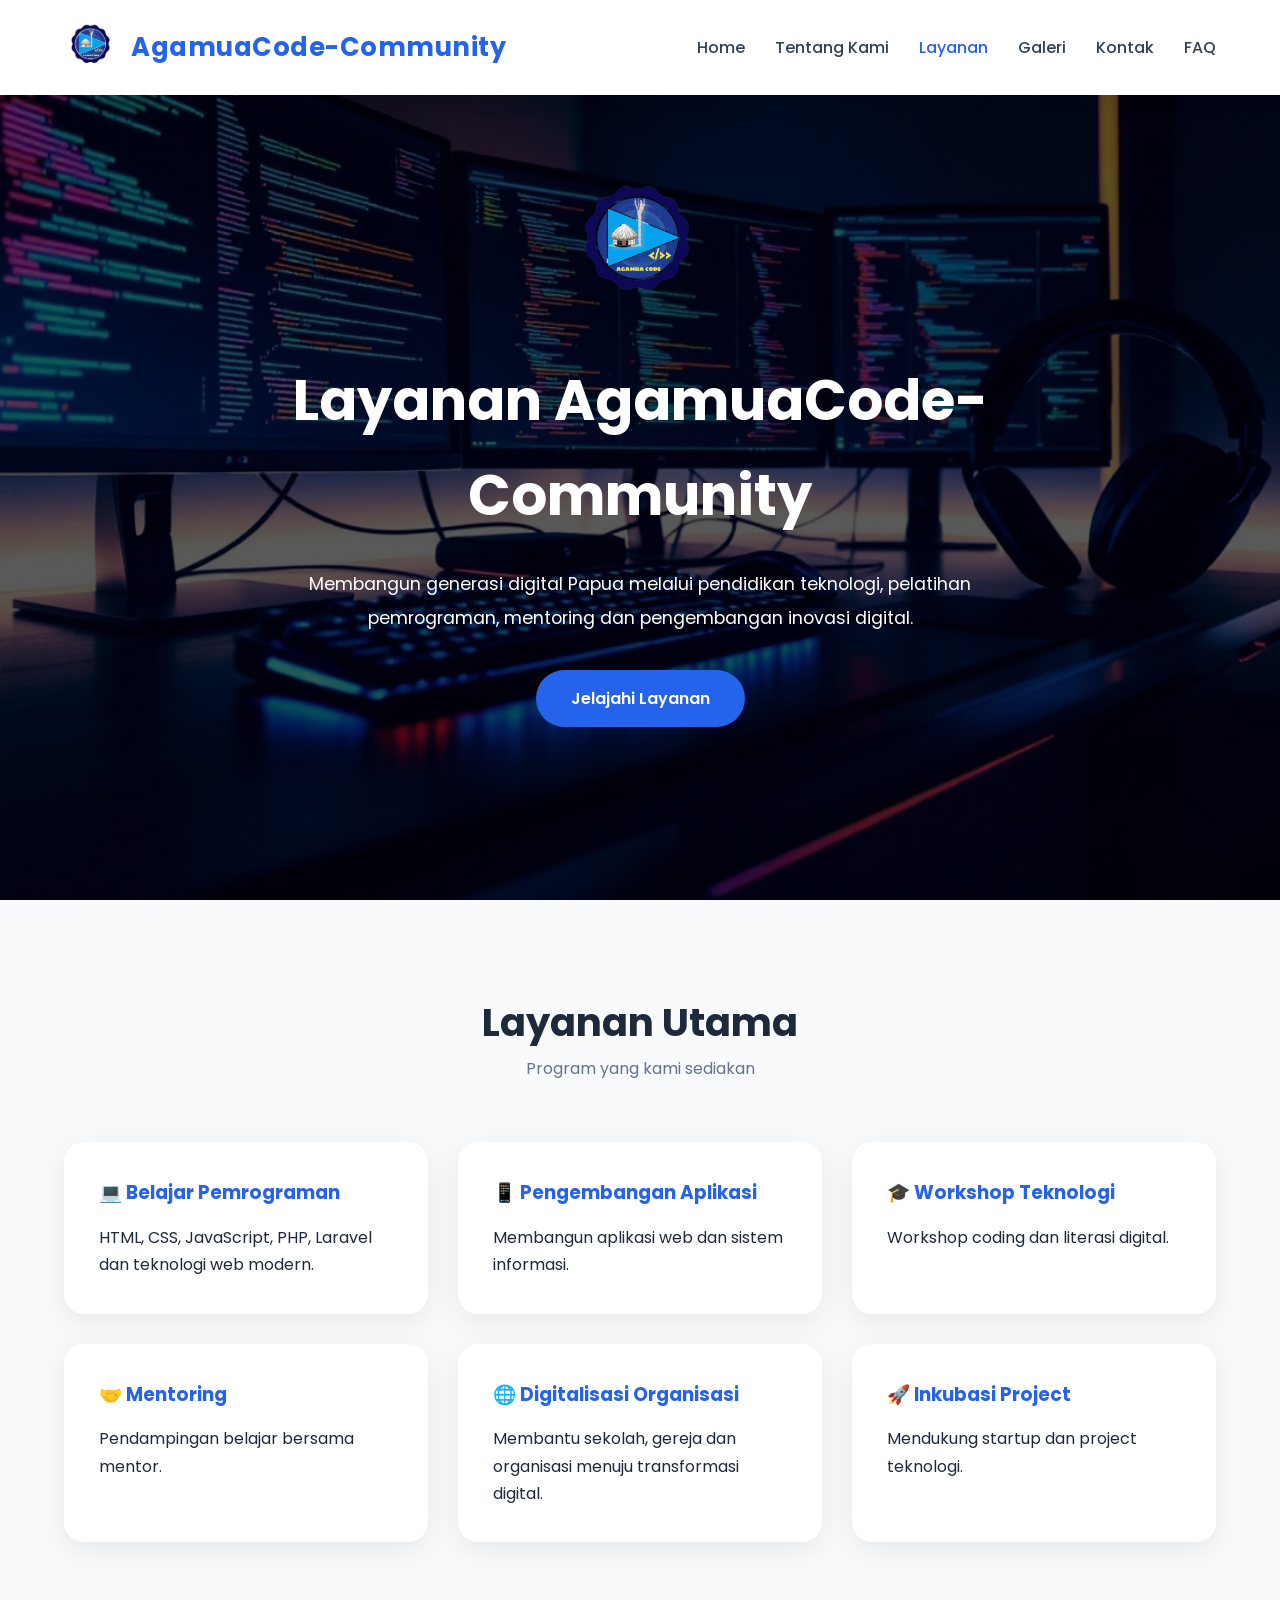
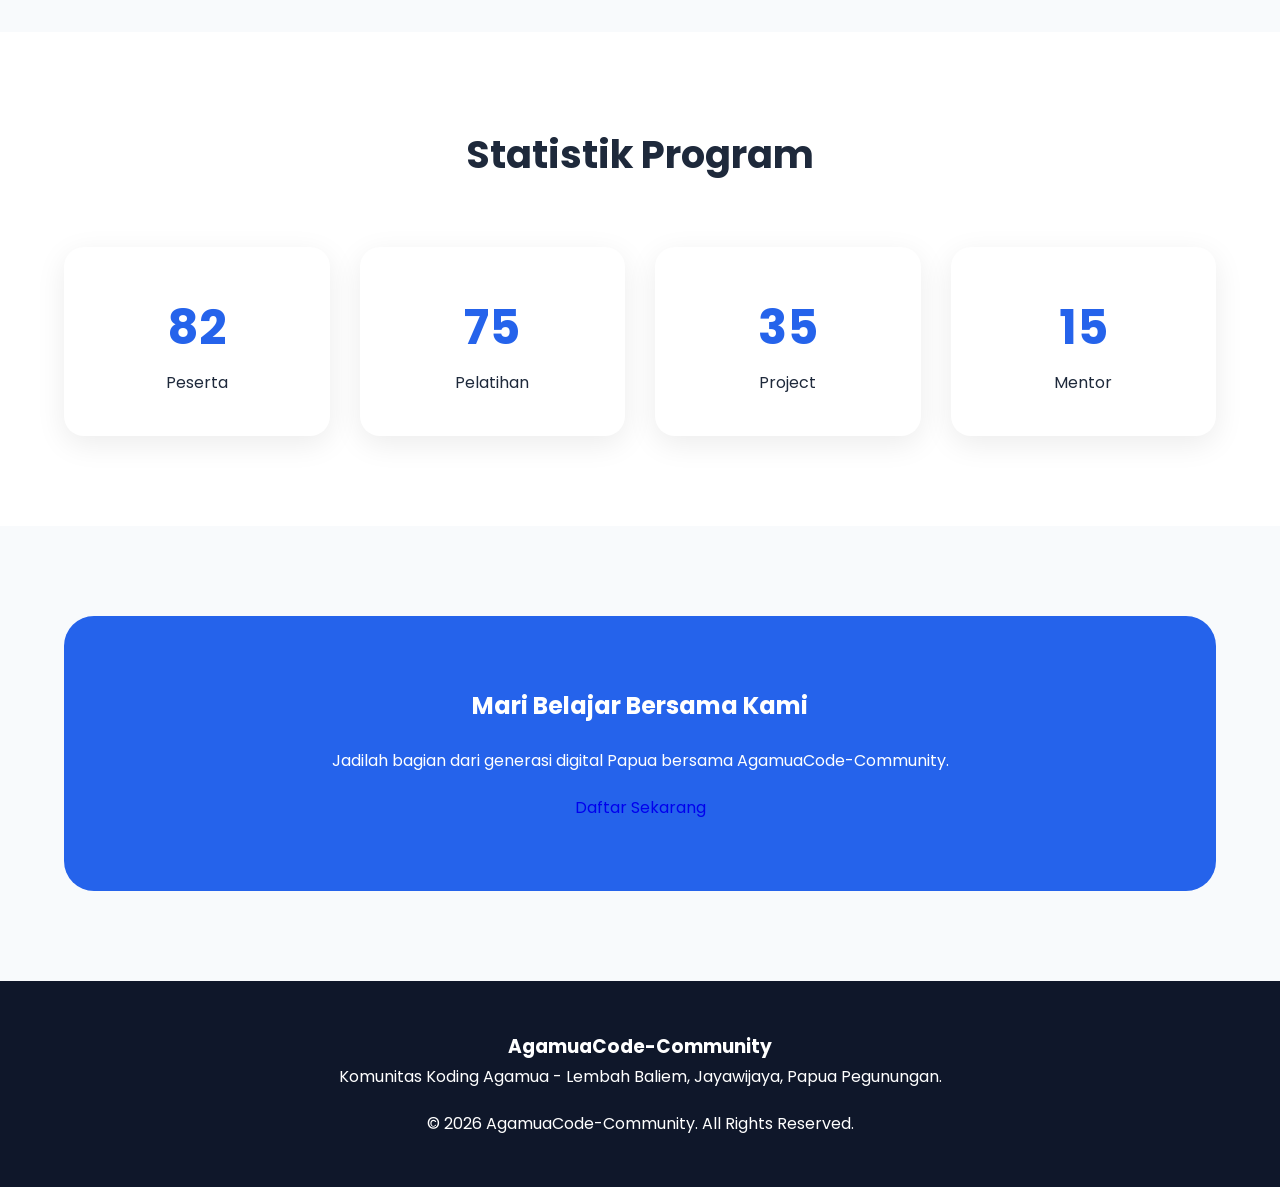
<file: services.html>
<!DOCTYPE html>
<html lang="id">

<head>
    <meta charset="UTF-8">
    <meta name="viewport" content="width=device-width, initial-scale=1.0">
    <title>Layanan | AgamuaCode-Community</title>

    <link rel="preconnect" href="https://fonts.googleapis.com">
    <link href="https://fonts.googleapis.com/css2?family=Poppins:wght@300;400;500;600;700&display=swap"
        rel="stylesheet">

    <link rel="stylesheet" href="assets/css/services.css">
</head>

<body>

    <header>
        <div class="container">

            <nav>

                <a href="services.html" class="logo">
                
                    <img src="assets/images/logo.png" alt="Logo AgamuaCode" class="nav-logo">
                
                    <span class="logo-text">
                        Agamua<span class="blue">Code</span>-Community
                    </span>
                
                </a>

                <ul class="nav-links" id="menu">
                    <li><a href="index.html">Home</a></li>
                    <li><a href="about.html">Tentang Kami</a></li>
                    <li><a href="services.html" class="active">Layanan</a></li>
                    <li><a href="gallery.html">Galeri</a></li>
                    <li><a href="contact.html">Kontak</a></li>
                    <li><a href="faq.html">FAQ</a></li>
                </ul>

                <div class="menu-btn" id="menuBtn">
                    ☰
                </div>

            </nav>

        </div>
    </header>

<!-- HERO -->
<section class="hero">

    <div class="container">

        <div class="hero-content text-center">

            <img src="assets/images/logo.png" alt="Logo AgamuaCode" class="hero-logo">

            <h1>
                Layanan AgamuaCode-Community
            </h1>

            <p>
                Membangun generasi digital Papua melalui pendidikan
                teknologi, pelatihan pemrograman, mentoring dan
                pengembangan inovasi digital.
            </p>

            <a href="#services" class="hero-btn">
                Jelajahi Layanan
            </a>

        </div>

    </div>

</section>

    <!-- LAYANAN -->
    <section id="services">
        <div class="container">

            <div class="section-title">
                <h2>Layanan Utama</h2>
                <p>Program yang kami sediakan</p>
            </div>

            <div class="card-grid">

                <div class="card">
                    <h3>💻 Belajar Pemrograman</h3>
                    <p>HTML, CSS, JavaScript, PHP, Laravel dan teknologi web modern.</p>
                </div>

                <div class="card">
                    <h3>📱 Pengembangan Aplikasi</h3>
                    <p>Membangun aplikasi web dan sistem informasi.</p>
                </div>

                <div class="card">
                    <h3>🎓 Workshop Teknologi</h3>
                    <p>Workshop coding dan literasi digital.</p>
                </div>

                <div class="card">
                    <h3>🤝 Mentoring</h3>
                    <p>Pendampingan belajar bersama mentor.</p>
                </div>

                <div class="card">
                    <h3>🌐 Digitalisasi Organisasi</h3>
                    <p>Membantu sekolah, gereja dan organisasi menuju transformasi digital.</p>
                </div>

                <div class="card">
                    <h3>🚀 Inkubasi Project</h3>
                    <p>Mendukung startup dan project teknologi.</p>
                </div>

            </div>

        </div>
    </section>

    <!-- STATISTIK -->
    <section class="bg-white">
        <div class="container">

            <div class="section-title">
                <h2>Statistik Program</h2>
            </div>

            <div class="stats">

                <div class="stat">
                    <h2 id="student">0</h2>
                    <p>Peserta</p>
                </div>

                <div class="stat">
                    <h2 id="course">0</h2>
                    <p>Pelatihan</p>
                </div>

                <div class="stat">
                    <h2 id="project">0</h2>
                    <p>Project</p>
                </div>

                <div class="stat">
                    <h2 id="mentor">0</h2>
                    <p>Mentor</p>
                </div>

            </div>

        </div>
    </section>

    <!-- CTA -->
    <section>
        <div class="container">

            <div class="cta">

                <h2>Mari Belajar Bersama Kami</h2>

                <p>
                    Jadilah bagian dari generasi digital Papua
                    bersama AgamuaCode-Community.
                </p>

                <a href="contact.html" class="btn">
                    Daftar Sekarang
                </a>

            </div>

        </div>
    </section>

    <!-- FOOTER -->
    <footer>
        <div class="container">

            <h3>AgamuaCode-Community</h3>

            <p>
                Komunitas Koding Agamua - Lembah Baliem,
                Jayawijaya, Papua Pegunungan.
            </p>

            <p class="copyright">
                © <span id="year"></span>
                AgamuaCode-Community.
                All Rights Reserved.
            </p>

        </div>
    </footer>

    <script src="assets/js/services.js"></script>

</body>

</html>
</file>
<file: assets/css/style.css>
/* =========================
   RESET
========================= */
* {
    margin: 0;
    padding: 0;
    box-sizing: border-box;
    font-family: 'Poppins', sans-serif;
}

html {
    scroll-behavior: smooth;
}

body {
    background: #f8fafc;
    color: #1e293b;
    line-height: 1.7;
}

a {
    text-decoration: none;
}

img {
    max-width: 100%;
    display: block;
}

.container {
    width: 90%;
    max-width: 1200px;
    margin: auto;
}

/* =========================
   HEADER
========================= */

header {
    position: fixed;
    top: 0;
    left: 0;
    width: 100%;
    background: #fff;
    box-shadow: 0 2px 20px rgba(0, 0, 0, .08);
    z-index: 1000;
}

nav {
    display: flex;
    justify-content: space-between;
    align-items: center;
    padding: 18px 0;
    position: relative;
}

.logo {
    font-size: 1.5rem;
    font-weight: 700;
    color: #0f172a;
}

.logo span {
    color: #2563eb;
}

.nav-links {
    display: flex;
    align-items: center;
    gap: 30px;
    list-style: none;
}

.nav-links a {
    color: #334155;
    font-weight: 500;
    transition: .3s;
}

.nav-links a:hover,
.nav-links a.active {
    color: #2563eb;
}

.menu-btn {
    display: none;
    font-size: 32px;
    cursor: pointer;
    user-select: none;
    color: #0f172a;
}

/* =========================
   HERO
========================= */

.hero {
    min-height: 100vh;
    padding: 140px 20px 100px;

    background:
        linear-gradient(rgba(0, 0, 0, .65),
            rgba(0, 0, 0, .65)),
        url('../images/hero-bg.jpg');

    background-size: cover;
    background-position: center;
    background-repeat: no-repeat;

    display: flex;
    justify-content: center;
    align-items: center;
}

.hero-content {
    max-width: 850px;
    width: 100%;
    margin: auto;

    display: flex;
    flex-direction: column;
    justify-content: center;
    align-items: center;

    text-align: center;
}

.hero-logo {
    width: 140px;
    margin-bottom: 30px;
    animation: floatLogo 3s ease-in-out infinite;
}

.hero h1 {
    color: #fff;
    font-size: 3.5rem;
    font-weight: 700;
    margin-bottom: 25px;
}

.hero p {
    max-width: 750px;
    color: #fff;
    font-size: 1.1rem;
    line-height: 1.9;
    margin-bottom: 40px;
}

/* =========================
   BUTTON
========================= */

.btn,
.hero-btn {
    display: inline-block;
    background: #2563eb;
    color: #fff;
    padding: 15px 35px;
    border-radius: 50px;
    font-weight: 600;
    transition: .3s;
}

.btn:hover,
.hero-btn:hover {
    background: #1d4ed8;
    transform: translateY(-5px);
}

/* =========================
   SECTION
========================= */

section {
    padding: 90px 0;
}

.section-title {
    text-align: center;
    margin-bottom: 60px;
}

.section-title h2 {
    font-size: 2.4rem;
    margin-bottom: 10px;
}

.section-title p {
    color: #64748b;
}

/* =========================
   GRID
========================= */

.about-grid,
.card-grid,
.stats {
    display: grid;
    gap: 30px;
}

.about-grid {
    grid-template-columns:
        repeat(auto-fit, minmax(320px, 1fr));
    align-items: center;
}

.card-grid {
    grid-template-columns:
        repeat(auto-fit, minmax(280px, 1fr));
}

.stats {
    grid-template-columns:
        repeat(auto-fit, minmax(220px, 1fr));
}

/* =========================
   CARD
========================= */

.card,
.stat {
    background: #fff;
    padding: 35px;
    border-radius: 20px;
    box-shadow: 0 8px 30px rgba(0, 0, 0, .08);
    transition: .3s;
}

.card:hover {
    transform: translateY(-10px);
}

.card h3 {
    color: #2563eb;
    margin-bottom: 15px;
}

.stat {
    text-align: center;
}

.stat h2 {
    color: #2563eb;
    font-size: 3rem;
}

.bg-white {
    background: #fff;
}

/* =========================
   FOOTER
========================= */

footer {
    background: #0f172a;
    color: #fff;
    text-align: center;
    padding: 50px 20px;
}

.copyright {
    margin-top: 20px;
}

/* =========================
   ANIMATION
========================= */

@keyframes floatLogo {
    0% {
        transform: translateY(0);
    }

    50% {
        transform: translateY(-12px);
    }

    100% {
        transform: translateY(0);
    }
}

/* =========================
   TABLET
========================= */

@media(max-width:768px) {

    .menu-btn {
        display: block;
    }

    .nav-links {
        position: absolute;
        top: 78px;
        left: -100%;
        width: 100%;
        background: #fff;
        flex-direction: column;
        text-align: center;
        gap: 25px;
        padding: 35px 0;
        box-shadow: 0 10px 30px rgba(0, 0, 0, .1);
        transition: all .4s ease;
        z-index: 999;
    }

    .nav-links.show {
        left: 0;
    }

    .hero {
        min-height: 90vh;
        padding: 120px 20px 80px;
    }

    .hero-logo {
        width: 110px;
    }

    .hero h1 {
        font-size: 2.5rem;
    }

    .hero p {
        font-size: 1rem;
    }

    section {
        padding: 70px 0;
    }
}

/* =========================
   MOBILE
========================= */

@media(max-width:480px) {

    .hero-logo {
        width: 90px;
    }

    .hero h1 {
        font-size: 2rem;
    }

    .hero p {
        font-size: .95rem;
    }

    .btn,
    .hero-btn {
        padding: 13px 28px;
        font-size: .95rem;
    }
}


.logo {
    display: flex;
    align-items: center;
    gap: 12px;
    color: #0f172a;
    font-weight: 700;
    font-size: 1.4rem;
}

.nav-logo {
    width: 45px;
    height: 45px;
    object-fit: contain;
}

.logo-text {
    display: flex;
    align-items: center;
}

.blue {
    color: #2563eb;
}

@media(max-width:768px) {

    .nav-logo {
        width: 38px;
        height: 38px;
    }

    .logo {
        font-size: 1.1rem;
        gap: 10px;
    }
}

/* =========================
   LOGO NAVBAR
========================= */

.logo {
    display: flex;
    align-items: center;
    gap: 12px;
    color: #0f172a;
    font-size: 1.4rem;
    font-weight: 700;
}

.logo span,
.blue {
    color: #2563eb;
}

.nav-logo {
    width: 45px;
    height: 45px;
    object-fit: contain;
    flex-shrink: 0;
}

.logo-text {
    display: flex;
    align-items: center;
    flex-wrap: wrap;
}

/* =========================
   TOGGLE MENU BUTTON
========================= */

.menu-btn {
    display: none;
    width: 48px;
    height: 48px;
    background: #2563eb;
    color: #fff;
    border-radius: 12px;
    border: none;
    cursor: pointer;
    font-size: 1.7rem;
    font-weight: 700;
    user-select: none;

    align-items: center;
    justify-content: center;

    transition: all .3s ease;
    box-shadow: 0 8px 20px rgba(37, 99, 235, .25);
}

.menu-btn:hover {
    background: #1d4ed8;
    transform: translateY(-2px);
}

.menu-btn:active {
    transform: scale(.95);
}

.menu-btn.open {
    background: #dc2626;
}

/* =========================
   MOBILE NAVBAR
========================= */

@media (max-width:768px) {

    nav {
        padding: 15px 0;
    }

    .menu-btn {
        display: flex;
    }

    .logo {
        font-size: 1.1rem;
        gap: 10px;
    }

    .nav-logo {
        width: 38px;
        height: 38px;
    }

    .nav-links {
        position: absolute;
        top: 78px;
        left: -100%;
        width: 100%;
        background: #fff;

        display: flex;
        flex-direction: column;
        align-items: center;
        gap: 0;

        padding: 20px 0;

        box-shadow:
            0 15px 30px rgba(0, 0, 0, .08);

        transition: all .4s ease;
        z-index: 999;
    }

    .nav-links.show {
        left: 0;
    }

    .nav-links li {
        width: 100%;
        list-style: none;
    }

    .nav-links a {
        display: block;
        width: 100%;
        padding: 16px 25px;
        text-align: center;
        color: #334155;
        font-size: 1rem;
        font-weight: 500;
        transition: .3s;
    }

    .nav-links a:hover,
    .nav-links a.active {
        background: #eff6ff;
        color: #2563eb;
    }

    .hero {
        min-height: 90vh;
        padding: 120px 20px 80px;
    }

    .hero-logo {
        width: 110px;
    }

    .hero h1 {
        font-size: 2.5rem;
    }

    .hero p {
        font-size: 1rem;
    }

    section {
        padding: 70px 0;
    }
}

/* =========================
   MOBILE KECIL
========================= */

@media (max-width:480px) {

    .logo {
        font-size: .95rem;
    }

    .nav-logo {
        width: 34px;
        height: 34px;
    }

    .menu-btn {
        width: 44px;
        height: 44px;
        font-size: 1.5rem;
    }

    .hero-logo {
        width: 90px;
    }

    .hero h1 {
        font-size: 2rem;
    }

    .hero p {
        font-size: .95rem;
    }

    .btn,
    .hero-btn {
        padding: 13px 28px;
        font-size: .95rem;
    }
}

/* =========================
   DESKTOP
========================= */

@media (min-width:769px) {

    .menu-btn {
        display: none !important;
    }

    .nav-links {
        position: static;
        display: flex;
        flex-direction: row;
        background: transparent;
        box-shadow: none;
        width: auto;
        padding: 0;
        left: 0;
    }
}
</file>
<file: assets/css/about.css>
/* ===================================
   RESET
=================================== */
* {
    margin: 0;
    padding: 0;
    box-sizing: border-box;
    font-family: 'Poppins', sans-serif;
}

html {
    scroll-behavior: smooth;
}

body {
    background: #f8fafc;
    color: #1e293b;
    line-height: 1.7;
}

a {
    text-decoration: none;
}

img {
    max-width: 100%;
    display: block;
}

.container {
    width: 90%;
    max-width: 1200px;
    margin: auto;
}

/* ===================================
   HEADER
=================================== */

header {
    position: fixed;
    top: 0;
    left: 0;
    width: 100%;
    background: #fff;
    box-shadow: 0 2px 20px rgba(0, 0, 0, .08);
    z-index: 999;
}

nav {
    display: flex;
    justify-content: space-between;
    align-items: center;
    padding: 18px 0;
}

.logo {
    font-size: 1.5rem;
    font-weight: 700;
    color: #0f172a;
}

.logo span {
    color: #2563eb;
}

.nav-links {
    display: flex;
    gap: 30px;
    list-style: none;
}

.nav-links a {
    color: #334155;
    font-weight: 500;
    transition: .3s;
}

.nav-links a:hover,
.nav-links a.active {
    color: #2563eb;
}

.menu-btn {
    display: none;
    font-size: 32px;
    cursor: pointer;
}
/* HERO */
.hero {
    min-height: 100vh;
    padding: 140px 20px 100px;

    background:
        linear-gradient(rgba(0, 0, 0, .65),
            rgba(0, 0, 0, .65)),
        url('../images/hero-bg.jpg');

    background-size: cover;
    background-position: center;
    background-repeat: no-repeat;

    display: flex;
    align-items: center;
    justify-content: center;
}

.hero-content {
    max-width: 850px;
    width: 100%;
    margin: auto;

    display: flex;
    flex-direction: column;
    align-items: center;
    justify-content: center;

    text-align: center;
}

.hero-logo {
    width: 140px;
    height: auto;
    margin-bottom: 30px;
}

.hero h1 {
    font-size: 3.5rem;
    font-weight: 700;
    margin-bottom: 25px;
    color: #fff;
}

.hero p {
    max-width: 750px;
    margin-bottom: 40px;
    font-size: 1.1rem;
    line-height: 1.9;
    color: #fff;
}

.btn {
    display: inline-block;
    padding: 15px 35px;
    border-radius: 50px;
    background: #2563eb;
    color: #fff;
    font-weight: 600;
    transition: .3s;
}

.btn:hover {
    background: #1d4ed8;
    transform: translateY(-5px);
}
/* ===================================
   SECTION
=================================== */

section {
    padding: 100px 0;
}

.section-title {
    text-align: center;
    margin-bottom: 60px;
}

.section-title h2 {
    font-size: 2.4rem;
    margin-bottom: 10px;
    color: #0f172a;
}

.section-title p {
    color: #64748b;
}

/* ===================================
   ABOUT GRID
=================================== */

.about-grid {
    display: grid;
    grid-template-columns:
        repeat(auto-fit, minmax(320px, 1fr));
    gap: 50px;
    align-items: center;
}

.about-image img {
    border-radius: 25px;
    box-shadow: 0 10px 30px rgba(0, 0, 0, .10);
}

.about-content h3 {
    font-size: 2rem;
    margin-bottom: 20px;
    color: #2563eb;
}

.about-content p {
    margin-bottom: 20px;
}

/* ===================================
   CARD
=================================== */

.card-grid {
    display: grid;
    grid-template-columns:
        repeat(auto-fit, minmax(280px, 1fr));
    gap: 30px;
}

.card {
    background: #fff;
    padding: 35px;
    border-radius: 20px;
    box-shadow: 0 8px 30px rgba(0, 0, 0, .08);
    transition: .3s;
}

.card:hover {
    transform: translateY(-10px);
}

.card h3 {
    color: #2563eb;
    margin-bottom: 15px;
}

.card p {
    color: #64748b;
}

/* ===================================
   VISION MISSION
=================================== */

.vision-mission {
    background: #fff;
}

.vision-box {
    background: #fff;
    padding: 35px;
    border-radius: 20px;
    box-shadow: 0 8px 30px rgba(0, 0, 0, .08);
}

.vision-box h3 {
    color: #2563eb;
    margin-bottom: 20px;
}

.vision-box ul {
    margin-left: 20px;
}

.vision-box li {
    margin-bottom: 12px;
}

/* ===================================
   TIMELINE
=================================== */

.timeline {
    position: relative;
    max-width: 800px;
    margin: auto;
}

.timeline::before {
    content: '';
    position: absolute;
    width: 4px;
    background: #2563eb;
    top: 0;
    bottom: 0;
    left: 50%;
    transform: translateX(-50%);
}

.timeline-item {
    position: relative;
    width: 50%;
    padding: 20px 40px;
}

.timeline-item:nth-child(odd) {
    left: 0;
    text-align: right;
}

.timeline-item:nth-child(even) {
    left: 50%;
}

.timeline-content {
    background: #fff;
    padding: 25px;
    border-radius: 20px;
    box-shadow: 0 5px 20px rgba(0, 0, 0, .08);
}

/* ===================================
   TEAM
=================================== */

.team-grid {
    display: grid;
    grid-template-columns:
        repeat(auto-fit, minmax(250px, 1fr));
    gap: 30px;
}

.team-card {
    background: #fff;
    border-radius: 20px;
    overflow: hidden;
    text-align: center;
    box-shadow: 0 8px 30px rgba(0, 0, 0, .08);
    transition: .3s;
}

.team-card:hover {
    transform: translateY(-10px);
}

.team-card img {
    width: 100%;
    height: 300px;
    object-fit: cover;
}

.team-card h3 {
    margin-top: 20px;
    color: #2563eb;
}

.team-card p {
    padding-bottom: 25px;
    color: #64748b;
}

/* ===================================
   STATISTIC
=================================== */

.stats {
    display: grid;
    grid-template-columns:
        repeat(auto-fit, minmax(220px, 1fr));
    gap: 30px;
}

.stat {
    background: #fff;
    padding: 40px;
    text-align: center;
    border-radius: 20px;
    box-shadow: 0 8px 30px rgba(0, 0, 0, .08);
}

.stat h2 {
    font-size: 3rem;
    color: #2563eb;
    margin-bottom: 10px;
}

/* ===================================
   CTA
=================================== */

.cta {
    background: #2563eb;
    color: #fff;
    text-align: center;
    padding: 70px 40px;
    border-radius: 30px;
}

.cta h2 {
    margin-bottom: 20px;
}

.cta p {
    margin-bottom: 30px;
}

/* ===================================
   FOOTER
=================================== */

footer {
    background: #0f172a;
    color: #fff;
    text-align: center;
    padding: 50px 20px;
}

.copyright {
    margin-top: 20px;
}

/* ===================================
   ANIMATION
=================================== */

@keyframes floatLogo {
    0% {
        transform: translateY(0);
    }

    50% {
        transform: translateY(-12px);
    }

    100% {
        transform: translateY(0);
    }
}

/* ===================================
   TABLET
=================================== */

@media(max-width:768px) {

    .menu-btn {
        display: block;
    }

    .nav-links {
        position: absolute;
        top: 80px;
        left: -100%;
        width: 100%;
        background: #fff;
        flex-direction: column;
        text-align: center;
        padding: 35px 0;
        gap: 20px;
        transition: .4s;
        box-shadow: 0 10px 30px rgba(0, 0, 0, .1);
    }

    .nav-links.show {
        left: 0;
    }

    .hero {
        min-height: 60vh;
        padding: 120px 20px 80px;
    }

    .hero h1 {
        font-size: 2.5rem;
    }

    .hero p {
        font-size: 1rem;
    }

    .timeline::before {
        left: 20px;
    }

    .timeline-item {
        width: 100%;
        left: 0 !important;
        text-align: left !important;
        padding-left: 60px;
        padding-right: 0;
    }

    section {
        padding: 70px 0;
    }
}

/* ===================================
   MOBILE
=================================== */

@media(max-width:480px) {

    .hero-logo {
        width: 90px;
    }

    .hero h1 {
        font-size: 2rem;
    }

    .hero p {
        font-size: .95rem;
    }

    .btn {
        padding: 13px 28px;
        font-size: .95rem;
    }

    .section-title h2 {
        font-size: 2rem;
    }

    .about-content h3 {
        font-size: 1.6rem;
    }
}
/* =========================
   LOGO AGAMUACODE COMMUNITY
========================= */
.logo {
    display: flex;
    align-items: center;
    gap: 12px;
    text-decoration: none;
    user-select: none;
    transition: all 0.3s ease;
}

.logo:hover {
    transform: translateY(-2px);
}

.nav-logo {
    width: 55px;
    height: 55px;
    object-fit: contain;
    flex-shrink: 0;
    transition: transform 0.3s ease;
}

.logo:hover .nav-logo {
    transform: rotate(-5deg) scale(1.05);
}

.logo-text {
    font-size: 1.6rem;
    font-weight: 700;
    color: #1e293b;
    line-height: 1.2;
    letter-spacing: 0.5px;
    white-space: nowrap;
    transition: color 0.3s ease;
}

.logo-text .blue {
    color: #2563eb;
}

.logo:hover .logo-text {
    color: #0f172a;
}

/* Tablet */
@media (max-width: 992px) {
    .nav-logo {
        width: 48px;
        height: 48px;
    }

    .logo-text {
        font-size: 1.4rem;
    }
}

/* Mobile */
@media (max-width: 768px) {
    .logo {
        gap: 10px;
    }

    .nav-logo {
        width: 42px;
        height: 42px;
    }

    .logo-text {
        font-size: 1.2rem;
    }
}

/* Mobile kecil */
@media (max-width: 576px) {
    .nav-logo {
        width: 36px;
        height: 36px;
    }

    .logo-text {
        font-size: 1rem;
        letter-spacing: 0;
    }
}

/* Extra kecil */
@media (max-width: 380px) {
    .logo {
        gap: 8px;
    }

    .nav-logo {
        width: 32px;
        height: 32px;
    }

    .logo-text {
        font-size: 0.9rem;
    }
}
</file>
<file: assets/css/contact.css>
* {
    margin: 0;
    padding: 0;
    box-sizing: border-box;
    font-family: 'Poppins', sans-serif;
}

html {
    scroll-behavior: smooth;
}

body {
    background: #f8fafc;
    color: #1e293b;
    line-height: 1.7;
}

a {
    text-decoration: none;
}

.container {
    width: 90%;
max-width: 1600px;
    margin: auto;
}

/* HEADER */

header {
    background: #fff;
    position: fixed;
    width: 100%;
    top: 0;
    left: 0;
    z-index: 999;
    box-shadow: 0 2px 20px rgba(0, 0, 0, .08);
}

nav {
    display: flex;
    justify-content: space-between;
    align-items: center;
    padding: 20px 0;
}

.logo {
    color: #0f172a;
    font-size: 1.5rem;
    font-weight: 700;
}

.logo span {
    color: #2563eb;
}

.nav-links {
    display: flex;
    gap: 30px;
    list-style: none;
}

.nav-links a {
    color: #334155;
}

.nav-links a:hover,
.nav-links a.active {
    color: #2563eb;
}

.menu-btn {
    display: none;
    font-size: 32px;
    cursor: pointer;
}

/* HERO */

.hero {
    min-height: 70vh;
    padding: 140px 20px 100px;

    background:
        linear-gradient(rgba(0, 0, 0, .65),
            rgba(0, 0, 0, .65)),
        url('../images/hero-bg.jpg');

    background-size: cover;
    background-position: center;

    display: flex;
    justify-content: center;
    align-items: center;
}

.hero-content {
    text-align: center;
    color: #fff;
}

.hero-logo {
    width: 140px;
    margin: auto;
    margin-bottom: 30px;
}

.hero h1 {
    font-size: 3rem;
    margin-bottom: 20px;
}

.hero p {
    max-width: 700px;
    margin: auto;
}

/* SECTION */

section {
    padding: 90px 0;
}

.section-title {
    text-align: center;
    margin-bottom: 60px;
}

.section-title h2 {
    font-size: 2.3rem;
}

/* CONTACT */

.contact-grid {
    display: grid;
    grid-template-columns:
        repeat(auto-fit, minmax(250px, 1fr));
    gap: 30px;
}

.contact-card {
    background: #fff;
    padding: 35px;
    border-radius: 20px;
    text-align: center;
    box-shadow: 0 8px 30px rgba(0, 0, 0, .08);
    transition: .3s;
}

.contact-card:hover {
    transform: translateY(-10px);
}

.contact-card i {
    font-size: 45px;
    color: #2563eb;
    margin-bottom: 20px;
}

.contact-card h3 {
    margin-bottom: 15px;
}

.wa-btn {
    display: inline-block;
    margin-top: 20px;
    background: #25d366;
    color: #fff;
    padding: 12px 25px;
    border-radius: 50px;
}

/* FORM */

.form-card {
    max-width: 800px;
    margin: auto;
    background: #fff;
    padding: 50px;
    border-radius: 30px;
    box-shadow: 0 8px 30px rgba(0, 0, 0, .08);
}

.form-card h2 {
    text-align: center;
    margin-bottom: 35px;
}

.form-group {
    margin-bottom: 20px;
}

.form-group input,
.form-group textarea {
    width: 100%;
    padding: 15px;
    border: 1px solid #ddd;
    border-radius: 15px;
    outline: none;
}

.btn {
    width: 100%;
    border: none;
    background: #2563eb;
    color: #fff;
    padding: 16px;
    border-radius: 15px;
    cursor: pointer;
}

/* FOOTER */

footer {
    background: #0f172a;
    color: #fff;
    text-align: center;
    padding: 50px 20px;
}

/* RESPONSIVE */

@media(max-width:768px) {

    .menu-btn {
        display: block;
    }

    .nav-links {
        position: absolute;
        top: 80px;
        left: -100%;
        width: 100%;
        background: #fff;
        flex-direction: column;
        text-align: center;
        padding: 30px 0;
        transition: .4s;
    }

    .nav-links.show {
        left: 0;
    }

    .hero h1 {
        font-size: 2.2rem;
    }

    .hero-logo {
        width: 100px;
    }

    .form-card {
        padding: 30px;
    }
}

/* BUTTON KONTAK */

.contact-buttons {
    display: flex;
    flex-direction: column;
    gap: 20px;
    max-width: 800px;
    margin: auto;
}

.contact-btn {
    background: #fff;
    color: #1e293b;
    padding: 18px 25px;
    border-radius: 15px;
    box-shadow: 0 8px 25px rgba(0, 0, 0, .08);
    display: flex;
    align-items: center;
    gap: 15px;
    transition: .3s;
    font-weight: 500;
}

.contact-btn:hover {
    transform: translateY(-5px);
}

.contact-btn i {
    color: #2563eb;
    font-size: 22px;
    min-width: 25px;
}

.whatsapp-btn {
    background: #25d366;
    color: #fff;
}

.whatsapp-btn i {
    color: #fff;
}

/* FLOATING WHATSAPP */

.floating-whatsapp {
    position: fixed;
    right: 25px;
    bottom: 25px;
    width: 65px;
    height: 65px;
    background: #25d366;
    color: #fff;
    border-radius: 50%;
    display: flex;
    justify-content: center;
    align-items: center;
    font-size: 32px;
    box-shadow: 0 10px 30px rgba(0, 0, 0, .25);
    z-index: 9999;
    animation: waFloat 2s infinite;
}

.floating-whatsapp:hover {
    transform: scale(1.1);
}

@keyframes waFloat {
    0% {
        transform: translateY(0);
    }

    50% {
        transform: translateY(-10px);
    }

    100% {
        transform: translateY(0);
    }
}

@media(max-width:768px) {

    .contact-btn {
        font-size: .95rem;
        padding: 16px 18px;
    }

    .floating-whatsapp {
        width: 60px;
        height: 60px;
        font-size: 28px;
        right: 20px;
        bottom: 20px;
    }
}


/* ===========================
   FORM & LOKASI
=========================== */

.contact-wrapper {
    display: grid;
    grid-template-columns: 2fr 1.3fr;
    gap: 35px;
    align-items: start;
}

.location-card {
    background: #fff;
    padding: 35px;
    border-radius: 30px;
    box-shadow: 0 8px 30px rgba(0, 0, 0, .08);
}

.location-card h2 {
    margin-bottom: 20px;
    color: #0f172a;
}

.location-card h2 i {
    color: #2563eb;
    margin-right: 10px;
}

.location-card p {
    margin-bottom: 25px;
    color: #64748b;
}

.map-wrapper {
    border-radius: 20px;
    overflow: hidden;
    margin-bottom: 25px;
}

.map-wrapper iframe {
    width: 100%;
    height: 320px;
    border: none;
}

.location-btn {
    display: inline-flex;
    align-items: center;
    gap: 10px;
    background: #2563eb;
    color: #fff;
    padding: 14px 25px;
    border-radius: 50px;
    font-weight: 600;
    transition: .3s;
}

.location-btn:hover {
    background: #1d4ed8;
    transform: translateY(-4px);
}

/* RESPONSIVE */

@media(max-width:992px) {

    .contact-wrapper {
        grid-template-columns: 1fr;
    }

    .location-card {
        order: 2;
    }

    .form-card {
        order: 1;
    }
}

@media(max-width:576px) {

    .location-card {
        padding: 25px;
    }

    .map-wrapper iframe {
        height: 250px;
    }

    .location-btn {
        width: 100%;
        justify-content: center;
    }
}

/* =========================
   FORM & LOKASI
========================= */

.contact-wrapper {
    display: grid;
    grid-template-columns: 1.3fr 1fr;
    gap: 35px;
    align-items: stretch;
}

.form-card,
.location-card {
    background: #fff;
    padding: 35px;
    border-radius: 25px;
    box-shadow: 0 10px 35px rgba(0, 0, 0, .08);
}

.form-card h2,
.location-card h2 {
    margin-bottom: 25px;
    color: #0f172a;
    font-size: 1.8rem;
}

.location-card h2 i {
    color: #2563eb;
    margin-right: 10px;
}

.location-card p {
    color: #475569;
    line-height: 1.8;
    margin-bottom: 25px;
}

.map-wrapper {
    overflow: hidden;
    border-radius: 20px;
    margin-bottom: 25px;
}

.map-wrapper iframe {
    width: 100%;
    height: 300px;
    border: 0;
}

.location-btn {
    display: inline-flex;
    align-items: center;
    gap: 10px;
    background: #2563eb;
    color: #fff;
    padding: 14px 25px;
    border-radius: 50px;
    font-weight: 600;
    transition: .3s;
}

.location-btn:hover {
    background: #1d4ed8;
    transform: translateY(-3px);
}

.form-group {
    margin-bottom: 20px;
}

.form-group input,
.form-group textarea {
    width: 100%;
    padding: 16px 20px;
    border: 1px solid #dbeafe;
    border-radius: 15px;
    outline: none;
    font-size: 1rem;
    transition: .3s;
}

.form-group input:focus,
.form-group textarea:focus {
    border-color: #2563eb;
    box-shadow: 0 0 10px rgba(37, 99, 235, .15);
}

.btn {
    background: #2563eb;
    color: #fff;
    border: none;
    padding: 15px 35px;
    border-radius: 50px;
    cursor: pointer;
    font-weight: 600;
    transition: .3s;
}

.btn:hover {
    background: #1d4ed8;
    transform: translateY(-3px);
}

/* =========================
   RESPONSIVE
========================= */

@media (max-width: 992px) {
    .contact-wrapper {
        grid-template-columns: 1fr;
    }

    .location-card {
        margin-top: 10px;
    }
}

@media (max-width: 768px) {

    .form-card,
    .location-card {
        padding: 25px;
    }

    .map-wrapper iframe {
        height: 250px;
    }
}

@media (max-width: 480px) {

    .form-card h2,
    .location-card h2 {
        font-size: 1.5rem;
    }

    .location-btn,
    .btn {
        width: 100%;
        justify-content: center;
    }

    .map-wrapper iframe {
        height: 220px;
    }
}

/* =========================
   FORM SECTION
========================= */
.form-section {
    padding: 90px 0;
}

/* Card utama diperlebar */
.form-card {
    background: #fff;
    border-radius: 30px;
    padding: 50px;
    box-shadow: 0 15px 40px rgba(0, 0, 0, .08);
    max-width: 1400px;
    /* sebelumnya sekitar 1200px */
    width: 100%;
    margin: auto;
}

/* Kiri dan kanan */
.contact-wrapper {
    display: grid;
    grid-template-columns: 1.2fr 1fr;
    gap: 50px;
    align-items: start;
}

/* Box form diperbesar */
.contact-form-box,
.location-box {
    width: 100%;
    min-width: 0;
}

/* Judul */
.contact-form-box h2,
.location-box h2 {
    font-size: 2rem;
    margin-bottom: 30px;
    color: #0f172a;
}

/* Input */
.form-group {
    margin-bottom: 20px;
}

.form-group input,
.form-group textarea {
    width: 100%;
    padding: 18px 22px;
    border: 1px solid #dbe2ea;
    border-radius: 15px;
    outline: none;
    font-size: 1rem;
    transition: .3s;
}

.form-group input:focus,
.form-group textarea:focus {
    border-color: #2563eb;
    box-shadow: 0 0 0 4px rgba(37, 99, 235, .1);
}

.form-group textarea {
    resize: vertical;
    min-height: 180px;
}

/* Lokasi */
.location-text {
    margin-bottom: 25px;
    line-height: 2;
    color: #64748b;
}

/* Peta diperlebar */
.map-wrapper {
    width: 100%;
    height: 360px;
    overflow: hidden;
    border-radius: 20px;
    margin-bottom: 25px;
}

.map-wrapper iframe {
    width: 100%;
    height: 100%;
    border: 0;
}

/* Tombol */
.location-btn,
.btn {
    display: inline-flex;
    align-items: center;
    gap: 10px;
    padding: 15px 35px;
    border-radius: 50px;
}

/* =========================
   RESPONSIVE TABLET
========================= */
@media (max-width: 992px) {

    .form-card {
        padding: 40px;
    }

    .contact-wrapper {
        grid-template-columns: 1fr;
        gap: 40px;
    }

    .map-wrapper {
        height: 320px;
    }
}

/* =========================
   MOBILE
========================= */
@media (max-width: 576px) {

    .form-card {
        padding: 30px 20px;
        border-radius: 25px;
    }

    .contact-form-box h2,
    .location-box h2 {
        font-size: 1.6rem;
    }

    .form-group input,
    .form-group textarea {
        padding: 16px;
    }

    .map-wrapper {
        height: 260px;
    }

    .btn,
    .location-btn {
        width: 100%;
        justify-content: center;
    }
}

/* =========================
   LOGO AGAMUACODE COMMUNITY
========================= */
.logo {
    display: flex;
    align-items: center;
    gap: 12px;
    text-decoration: none;
    user-select: none;
    transition: all 0.3s ease;
}

.logo:hover {
    transform: translateY(-2px);
}

.nav-logo {
    width: 55px;
    height: 55px;
    object-fit: contain;
    flex-shrink: 0;
    transition: transform 0.3s ease;
}

.logo:hover .nav-logo {
    transform: rotate(-5deg) scale(1.05);
}

.logo-text {
    font-size: 1.6rem;
    font-weight: 700;
    color: #1e293b;
    line-height: 1.2;
    letter-spacing: 0.5px;
    white-space: nowrap;
    transition: color 0.3s ease;
}

.logo-text .blue {
    color: #2563eb;
}

.logo:hover .logo-text {
    color: #0f172a;
}

/* Tablet */
@media (max-width: 992px) {
    .nav-logo {
        width: 48px;
        height: 48px;
    }

    .logo-text {
        font-size: 1.4rem;
    }
}

/* Mobile */
@media (max-width: 768px) {
    .logo {
        gap: 10px;
    }

    .nav-logo {
        width: 42px;
        height: 42px;
    }

    .logo-text {
        font-size: 1.2rem;
    }
}

/* Mobile kecil */
@media (max-width: 576px) {
    .nav-logo {
        width: 36px;
        height: 36px;
    }

    .logo-text {
        font-size: 1rem;
        letter-spacing: 0;
    }
}

/* Extra kecil */
@media (max-width: 380px) {
    .logo {
        gap: 8px;
    }

    .nav-logo {
        width: 32px;
        height: 32px;
    }

    .logo-text {
        font-size: 0.9rem;
    }
}
</file>
<file: assets/css/faq.css>
* {
    margin: 0;
    padding: 0;
    box-sizing: border-box;
    font-family: 'Poppins', sans-serif;
}

html {
    scroll-behavior: smooth;
}

body {
    background: #f8fafc;
    color: #1e293b;
    line-height: 1.8;
}

a {
    text-decoration: none;
}

.container {
    width: 90%;
    max-width: 1200px;
    margin: auto;
}

/* HEADER */

header {
    position: fixed;
    top: 0;
    left: 0;
    width: 100%;
    background: #fff;
    box-shadow: 0 2px 20px rgba(0, 0, 0, .08);
    z-index: 999;
}

nav {
    display: flex;
    justify-content: space-between;
    align-items: center;
    padding: 18px 0;
}

.logo {
    font-size: 1.5rem;
    font-weight: 700;
    color: #0f172a;
}

.logo span {
    color: #2563eb;
}

.nav-links {
    display: flex;
    list-style: none;
    gap: 30px;
}

.nav-links a {
    color: #334155;
    font-weight: 500;
}

.nav-links a.active,
.nav-links a:hover {
    color: #2563eb;
}

.menu-btn {
    display: none;
    font-size: 32px;
    cursor: pointer;
}

/* HERO */

.hero {
    min-height: 90vh;
    padding: 140px 20px 80px;
    background:
        linear-gradient(rgba(0, 0, 0, .65),
            rgba(0, 0, 0, .65)),
        url('../images/hero-bg.jpg');
    background-size: cover;
    background-position: center;
    display: flex;
    align-items: center;
    justify-content: center;
}

.hero-content {
    text-align: center;
    color: #fff;
}

.hero-logo {
    width: 130px;
    margin: auto;
    margin-bottom: 30px;
}

.hero h1 {
    font-size: 3rem;
    margin-bottom: 20px;
}

.hero p {
    max-width: 800px;
    margin: auto;
    margin-bottom: 35px;
}

.btn {
    display: inline-block;
    padding: 15px 35px;
    background: #2563eb;
    color: #fff;
    border-radius: 50px;
    font-weight: 600;
}

.btn:hover {
    background: #1d4ed8;
}

/* SECTION */

section {
    padding: 90px 0;
}

.section-title {
    text-align: center;
    margin-bottom: 60px;
}

.section-title h2 {
    font-size: 2.5rem;
}

.section-title p {
    color: #64748b;
}

/* FAQ */

.faq-container {
    max-width: 900px;
    margin: auto;
}

.faq-item {
    background: #fff;
    border-radius: 20px;
    margin-bottom: 20px;
    box-shadow: 0 8px 25px rgba(0, 0, 0, .08);
    overflow: hidden;
}

.faq-question {
    width: 100%;
    padding: 25px;
    border: none;
    background: #fff;
    cursor: pointer;
    text-align: left;
    font-size: 1rem;
    font-weight: 600;
    display: flex;
    justify-content: space-between;
    align-items: center;
}

.faq-question span {
    font-size: 1.5rem;
    color: #2563eb;
}

.faq-answer {
    max-height: 0;
    overflow: hidden;
    transition: .4s;
}

.faq-answer p {
    padding: 0 25px 25px;
    color: #64748b;
}

.faq-answer.show {
    max-height: 300px;
}

/* CTA */

.cta {
    background: #2563eb;
    color: #fff;
    text-align: center;
    padding: 70px 30px;
    border-radius: 30px;
}

/* FOOTER */

footer {
    background: #0f172a;
    color: #fff;
    text-align: center;
    padding: 50px 20px;
}

.copyright {
    margin-top: 20px;
}

/* MOBILE */

@media(max-width:768px) {

    .menu-btn {
        display: block;
    }

    .nav-links {
        position: absolute;
        top: 80px;
        left: -100%;
        width: 100%;
        background: #fff;
        flex-direction: column;
        text-align: center;
        padding: 35px 0;
        transition: .4s;
    }

    .nav-links.show {
        left: 0;
    }

    .hero h1 {
        font-size: 2rem;
    }
}

/* =========================
   LOGO AGAMUACODE COMMUNITY
========================= */
.logo {
    display: flex;
    align-items: center;
    gap: 12px;
    text-decoration: none;
    user-select: none;
    transition: all 0.3s ease;
}

.logo:hover {
    transform: translateY(-2px);
}

.nav-logo {
    width: 55px;
    height: 55px;
    object-fit: contain;
    flex-shrink: 0;
    transition: transform 0.3s ease;
}

.logo:hover .nav-logo {
    transform: rotate(-5deg) scale(1.05);
}

.logo-text {
    font-size: 1.6rem;
    font-weight: 700;
    color: #1e293b;
    line-height: 1.2;
    letter-spacing: 0.5px;
    white-space: nowrap;
    transition: color 0.3s ease;
}

.logo-text .blue {
    color: #2563eb;
}

.logo:hover .logo-text {
    color: #0f172a;
}

/* Tablet */
@media (max-width: 992px) {
    .nav-logo {
        width: 48px;
        height: 48px;
    }

    .logo-text {
        font-size: 1.4rem;
    }
}

/* Mobile */
@media (max-width: 768px) {
    .logo {
        gap: 10px;
    }

    .nav-logo {
        width: 42px;
        height: 42px;
    }

    .logo-text {
        font-size: 1.2rem;
    }
}

/* Mobile kecil */
@media (max-width: 576px) {
    .nav-logo {
        width: 36px;
        height: 36px;
    }

    .logo-text {
        font-size: 1rem;
        letter-spacing: 0;
    }
}

/* Extra kecil */
@media (max-width: 380px) {
    .logo {
        gap: 8px;
    }

    .nav-logo {
        width: 32px;
        height: 32px;
    }

    .logo-text {
        font-size: 0.9rem;
    }
}
</file>
<file: assets/css/gallery.css>
* {
    margin: 0;
    padding: 0;
    box-sizing: border-box;
    font-family: 'Poppins', sans-serif;
}

html {
    scroll-behavior: smooth;
}

body {
    background: #f8fafc;
    color: #1e293b;
    line-height: 1.7;
}

a {
    text-decoration: none;
}

img,
video {
    width: 100%;
    display: block;
}

.container {
    width: 90%;
    max-width: 1200px;
    margin: auto;
}

/* HEADER */

header {
    position: fixed;
    top: 0;
    left: 0;
    width: 100%;
    background: #fff;
    box-shadow: 0 2px 20px rgba(0, 0, 0, .08);
    z-index: 999;
}

nav {
    display: flex;
    justify-content: space-between;
    align-items: center;
    padding: 18px 0;
}

.logo {
    font-size: 1.5rem;
    font-weight: 700;
    color: #0f172a;
}

.logo span {
    color: #2563eb;
}

.nav-links {
    display: flex;
    gap: 30px;
    list-style: none;
}

.nav-links a {
    color: #334155;
    font-weight: 500;
}

.nav-links a.active,
.nav-links a:hover {
    color: #2563eb;
}

.menu-btn {
    display: none;
    font-size: 32px;
    cursor: pointer;
}
/* ================= HERO ================= */

.hero {
    min-height: 100vh;
    padding: 120px 20px 80px;

    background:
        linear-gradient(rgba(0, 0, 0, .65),
            rgba(0, 0, 0, .65)),
        url('../images/hero-bg.jpg');

    background-size: cover;
    background-position: center;
    background-repeat: no-repeat;

    display: flex;
    align-items: center;
    justify-content: center;

    text-align: center;
}

.hero .container {
    display: flex;
    justify-content: center;
    align-items: center;
}

.hero-content {
    width: 100%;
    max-width: 850px;

    display: flex;
    flex-direction: column;
    align-items: center;
    justify-content: center;

    text-align: center;
    color: #fff;

    margin: auto;
}

.hero-logo {
    width: 150px;
    height: auto;
    margin-bottom: 30px;

    animation: floatLogo 3s ease-in-out infinite;
}

.hero h1 {
    font-size: 3.5rem;
    font-weight: 700;
    margin-bottom: 25px;
}

.hero p {
    max-width: 700px;
    margin-bottom: 40px;
    line-height: 1.9;
    font-size: 1.1rem;
}

.btn {
    display: inline-block;
    background: #2563eb;
    color: #fff;
    padding: 15px 35px;
    border-radius: 50px;
    font-weight: 600;
    transition: .3s;
}

.btn:hover {
    background: #1d4ed8;
    transform: translateY(-5px);
}

/* Animasi Logo */
@keyframes floatLogo {
    0% {
        transform: translateY(0);
    }

    50% {
        transform: translateY(-10px);
    }

    100% {
        transform: translateY(0);
    }
}

/* SECTION */

section {
    padding: 90px 0;
}

.section-title {
    text-align: center;
    margin-bottom: 60px;
}

.section-title h2 {
    font-size: 2.5rem;
    margin-bottom: 10px;
}

/* GALLERY */

.gallery-grid,
.video-grid {
    display: grid;
    grid-template-columns:
        repeat(auto-fit, minmax(320px, 1fr));
    gap: 35px;
}

.gallery-card,
.video-card {
    background: #fff;
    border-radius: 20px;
    overflow: hidden;
    box-shadow: 0 10px 30px rgba(0, 0, 0, .08);
    transition: .4s;
}

.gallery-card:hover,
.video-card:hover {
    transform: translateY(-10px);
}

.gallery-card img {
    height: 260px;
    object-fit: cover;
}

.video-card video {
    height: 260px;
    object-fit: cover;
}

.gallery-content {
    padding: 25px;
}

.gallery-content h3 {
    color: #2563eb;
    margin-bottom: 15px;
}

.gallery-content p {
    margin-bottom: 20px;
}

.gallery-content span {
    color: #64748b;
    font-size: .9rem;
}

/* FOOTER */

footer {
    background: #0f172a;
    color: #fff;
    text-align: center;
    padding: 50px 20px;
}

.copyright {
    margin-top: 20px;
}

/* MOBILE */

@media(max-width:768px) {

    .menu-btn {
        display: block;
    }

    .nav-links {
        position: absolute;
        top: 80px;
        left: -100%;
        width: 100%;
        background: #fff;
        flex-direction: column;
        text-align: center;
        padding: 35px 0;
        transition: .4s;
    }

    .nav-links.show {
        left: 0;
    }

    .hero h1 {
        font-size: 2.3rem;
    }
}


.video-grid {
    display: grid;
    grid-template-columns:
        repeat(auto-fit, minmax(350px, 1fr));
    gap: 35px;
}

.video-card {
    background: #fff;
    border-radius: 20px;
    overflow: hidden;
    box-shadow: 0 10px 30px rgba(0, 0, 0, .08);
    transition: .4s;
}

.video-card:hover {
    transform: translateY(-10px);
}

.video-wrapper {
    position: relative;
    width: 100%;
    padding-bottom: 56.25%;
    overflow: hidden;
}

.video-wrapper iframe {
    position: absolute;
    width: 100%;
    height: 100%;
    top: 0;
    left: 0;
    border: none;
}

.gallery-content {
    padding: 25px;
}

.gallery-content h3 {
    color: #2563eb;
    margin-bottom: 15px;
}

.gallery-content p {
    margin-bottom: 20px;
    color: #475569;
}

.gallery-content span {
    color: #64748b;
    font-size: .9rem;
}

@media (max-width:768px) {

    .video-grid {
        grid-template-columns: 1fr;
    }

    .gallery-content {
        padding: 20px;
    }
}

/* =========================
   LOGO AGAMUACODE COMMUNITY
========================= */
.logo {
    display: flex;
    align-items: center;
    gap: 12px;
    text-decoration: none;
    user-select: none;
    transition: all 0.3s ease;
}

.logo:hover {
    transform: translateY(-2px);
}

.nav-logo {
    width: 55px;
    height: 55px;
    object-fit: contain;
    flex-shrink: 0;
    transition: transform 0.3s ease;
}

.logo:hover .nav-logo {
    transform: rotate(-5deg) scale(1.05);
}

.logo-text {
    font-size: 1.6rem;
    font-weight: 700;
    color: #1e293b;
    line-height: 1.2;
    letter-spacing: 0.5px;
    white-space: nowrap;
    transition: color 0.3s ease;
}

.logo-text .blue {
    color: #2563eb;
}

.logo:hover .logo-text {
    color: #0f172a;
}

/* Tablet */
@media (max-width: 992px) {
    .nav-logo {
        width: 48px;
        height: 48px;
    }

    .logo-text {
        font-size: 1.4rem;
    }
}

/* Mobile */
@media (max-width: 768px) {
    .logo {
        gap: 10px;
    }

    .nav-logo {
        width: 42px;
        height: 42px;
    }

    .logo-text {
        font-size: 1.2rem;
    }
}

/* Mobile kecil */
@media (max-width: 576px) {
    .nav-logo {
        width: 36px;
        height: 36px;
    }

    .logo-text {
        font-size: 1rem;
        letter-spacing: 0;
    }
}

/* Extra kecil */
@media (max-width: 380px) {
    .logo {
        gap: 8px;
    }

    .nav-logo {
        width: 32px;
        height: 32px;
    }

    .logo-text {
        font-size: 0.9rem;
    }
}
</file>
<file: assets/css/services.css>
* {
    margin: 0;
    padding: 0;
    box-sizing: border-box;
    font-family: 'Poppins', sans-serif;
}

html {
    scroll-behavior: smooth;
}

body {
    background: #f8fafc;
    color: #1e293b;
    line-height: 1.7;
}

a {
    text-decoration: none;
}

img {
    max-width: 100%;
    display: block;
}

.container {
    width: 90%;
    max-width: 1200px;
    margin: auto;
}

/* HEADER */

header {
    background: #fff;
    position: fixed;
    top: 0;
    left: 0;
    width: 100%;
    box-shadow: 0 2px 20px rgba(0, 0, 0, .08);
    z-index: 999;
}

nav {
    display: flex;
    justify-content: space-between;
    align-items: center;
    padding: 20px 0;
}

.logo {
    color: #0f172a;
    font-size: 1.5rem;
    font-weight: 700;
}

.logo span {
    color: #2563eb;
}

.nav-links {
    display: flex;
    list-style: none;
    gap: 30px;
}

.nav-links a {
    color: #334155;
    font-weight: 500;
}

.nav-links a.active,
.nav-links a:hover {
    color: #2563eb;
}

.menu-btn {
    display: none;
    font-size: 32px;
    cursor: pointer;
}

/* ================= HERO ================= */
.hero {
    min-height: 100vh;
    padding: 120px 20px;

    background:
        linear-gradient(rgba(0, 0, 0, .65),
            rgba(0, 0, 0, .65)),
        url('../images/hero-bg.jpg');

    background-size: cover;
    background-position: center;
    background-repeat: no-repeat;

    display: flex;
    justify-content: center;
    align-items: center;
}

.hero .container {
    width: 100%;
    display: flex;
    justify-content: center;
    align-items: center;
}

.hero-content {
    max-width: 850px;
    text-align: center;
    color: #fff;

    display: flex;
    flex-direction: column;
    align-items: center;
    justify-content: center;
}

.hero-logo {
    width: 150px;
    height: auto;
    margin-bottom: 30px;
    animation: floatLogo 3s ease-in-out infinite;
}

.hero-content h1 {
    font-size: 3.5rem;
    margin-bottom: 25px;
    font-weight: 700;
}

.hero-content p {
    max-width: 700px;
    font-size: 1.1rem;
    line-height: 1.9;
    margin-bottom: 35px;
}

.hero-btn {
    display: inline-block;
    background: #2563eb;
    color: #fff;
    padding: 15px 35px;
    border-radius: 50px;
    font-weight: 600;
    transition: .3s;
}

.hero-btn:hover {
    background: #1d4ed8;
    transform: translateY(-5px);
}

/* Animasi logo */
@keyframes floatLogo {
    0% {
        transform: translateY(0);
    }

    50% {
        transform: translateY(-10px);
    }

    100% {
        transform: translateY(0);
    }
}

/* Tablet */
@media (max-width:768px) {
    .hero {
        min-height: 90vh;
        padding: 100px 20px;
    }

    .hero-logo {
        width: 110px;
    }

    .hero-content h1 {
        font-size: 2.3rem;
    }

    .hero-content p {
        font-size: 1rem;
    }
}

/* Mobile */
@media (max-width:480px) {
    .hero-logo {
        width: 90px;
    }

    .hero-content h1 {
        font-size: 1.8rem;
    }

    .hero-content p {
        font-size: .95rem;
    }

    .hero-btn {
        padding: 13px 28px;
        font-size: .95rem;
    }
}

/* SECTION */

section {
    padding: 90px 0;
}

.section-title {
    text-align: center;
    margin-bottom: 60px;
}

.section-title h2 {
    font-size: 2.4rem;
}

.section-title p {
    color: #64748b;
}

/* CARD */

.card-grid {
    display: grid;
    grid-template-columns:
        repeat(auto-fit, minmax(280px, 1fr));
    gap: 30px;
}

.card {
    background: #fff;
    padding: 35px;
    border-radius: 20px;
    box-shadow: 0 8px 30px rgba(0, 0, 0, .08);
    transition: .3s;
}

.card:hover {
    transform: translateY(-10px);
}

.card h3 {
    color: #2563eb;
    margin-bottom: 15px;
}

/* STAT */

.stats {
    display: grid;
    grid-template-columns:
        repeat(auto-fit, minmax(220px, 1fr));
    gap: 30px;
}

.stat {
    background: #fff;
    padding: 40px;
    text-align: center;
    border-radius: 20px;
    box-shadow: 0 8px 30px rgba(0, 0, 0, .08);
}

.stat h2 {
    color: #2563eb;
    font-size: 3rem;
}

.bg-white {
    background: #fff;
}

/* CTA */

.cta {
    background: #2563eb;
    color: #fff;
    text-align: center;
    padding: 70px 40px;
    border-radius: 30px;
}

.cta p {
    margin: 20px 0;
}

/* FOOTER */

footer {
    background: #0f172a;
    color: #fff;
    text-align: center;
    padding: 50px 20px;
}

.copyright {
    margin-top: 20px;
}

/* RESPONSIVE */

@media(max-width:768px) {

    .menu-btn {
        display: block;
    }

    .nav-links {
        position: absolute;
        top: 80px;
        left: -100%;
        width: 100%;
        background: #fff;
        flex-direction: column;
        text-align: center;
        padding: 35px 0;
        transition: .4s;
        box-shadow: 0 10px 30px rgba(0, 0, 0, .1);
    }

    .nav-links.show {
        left: 0;
    }

    .hero h1 {
        font-size: 2.3rem;
    }

    .hero-logo {
        width: 100px;
    }

    .hero p {
        font-size: 1rem;
    }

    section {
        padding: 70px 0;
    }
}

/* =========================
   LOGO AGAMUACODE COMMUNITY
========================= */
.logo {
    display: flex;
    align-items: center;
    gap: 12px;
    text-decoration: none;
    user-select: none;
    transition: all 0.3s ease;
}

.logo:hover {
    transform: translateY(-2px);
}

.nav-logo {
    width: 55px;
    height: 55px;
    object-fit: contain;
    flex-shrink: 0;
    transition: transform 0.3s ease;
}

.logo:hover .nav-logo {
    transform: rotate(-5deg) scale(1.05);
}

.logo-text {
    font-size: 1.6rem;
    font-weight: 700;
    color: #1e293b;
    line-height: 1.2;
    letter-spacing: 0.5px;
    white-space: nowrap;
    transition: color 0.3s ease;
}

.logo-text .blue {
    color: #2563eb;
}

.logo:hover .logo-text {
    color: #0f172a;
}

/* Tablet */
@media (max-width: 992px) {
    .nav-logo {
        width: 48px;
        height: 48px;
    }

    .logo-text {
        font-size: 1.4rem;
    }
}

/* Mobile */
@media (max-width: 768px) {
    .logo {
        gap: 10px;
    }

    .nav-logo {
        width: 42px;
        height: 42px;
    }

    .logo-text {
        font-size: 1.2rem;
    }
}

/* Mobile kecil */
@media (max-width: 576px) {
    .nav-logo {
        width: 36px;
        height: 36px;
    }

    .logo-text {
        font-size: 1rem;
        letter-spacing: 0;
    }
}

/* Extra kecil */
@media (max-width: 380px) {
    .logo {
        gap: 8px;
    }

    .nav-logo {
        width: 32px;
        height: 32px;
    }

    .logo-text {
        font-size: 0.9rem;
    }
}
</file>
